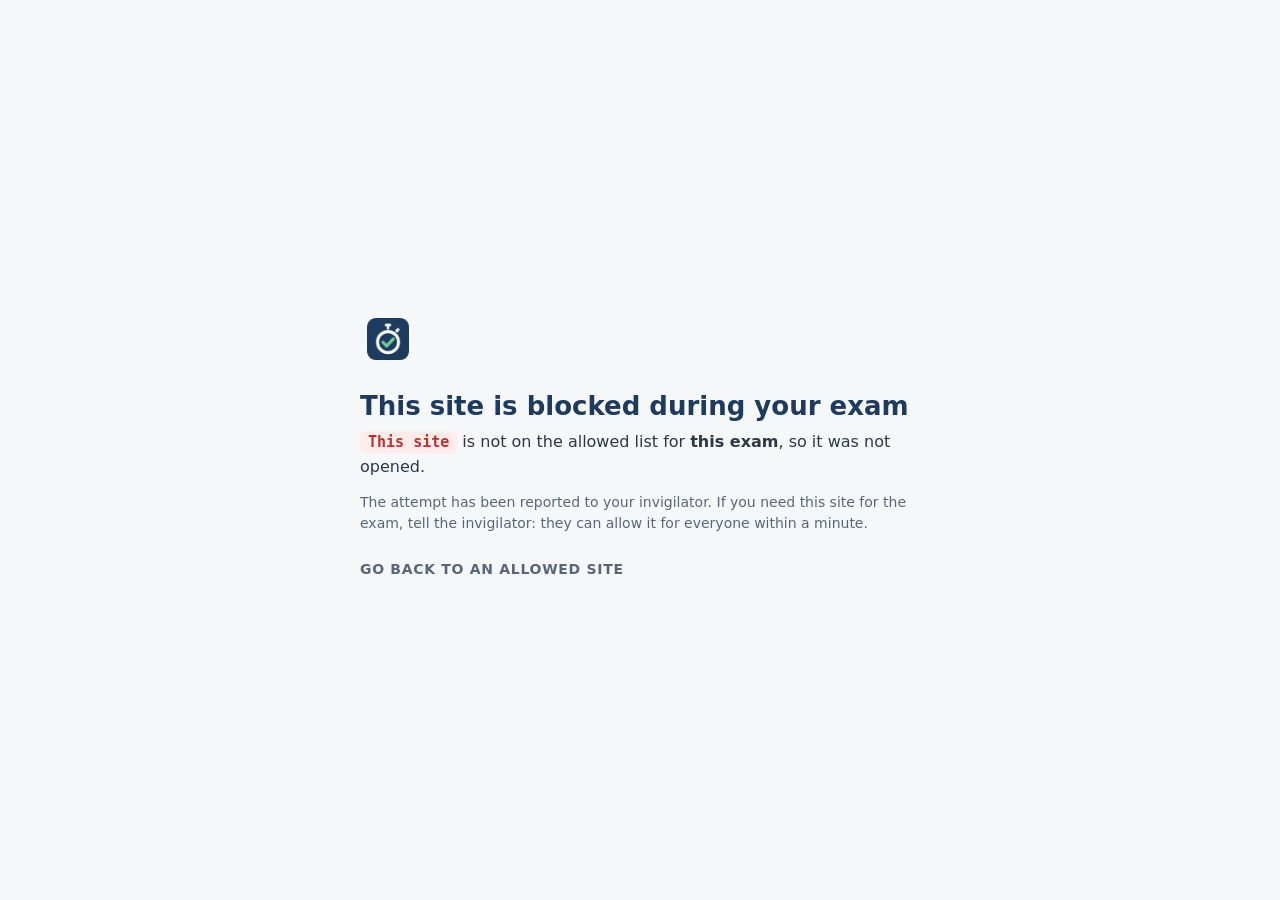
<file: extension/blocked.html>
<!doctype html>
<html lang="en">
<head>
<meta charset="utf-8">
<title>Site blocked during your exam</title>
<style>
  :root { --ink:#1f3a5f; --text:#2d3748; --muted:#5a6678; --line:#d5dbe3; --bg:#f6f7f9; --bad:#b83232; --bad-bg:#fdecea; }
  @media (prefers-color-scheme: dark) { :root { --ink:#8db4ea; --text:#e4e9f0; --muted:#98a4b3; --line:#2d3744; --bg:#12161d; --bad:#ff7a7a; --bad-bg:#3a1a1c; } }
  * { box-sizing: border-box; }
  body { margin: 0; min-height: 100vh; display: grid; place-items: center; padding: 24px 16px; background: var(--bg); color: var(--text);
         font: 16px/1.55 system-ui, -apple-system, "Segoe UI", Roboto, sans-serif; }
  main { max-width: 560px; width: 100%; }
  img { width: 56px; height: 56px; }
  h1 { font-size: 26px; line-height: 1.2; margin: 16px 0 8px; color: var(--ink); }
  .site { display: inline-block; font: 600 15px ui-monospace, Menlo, monospace; color: var(--bad); background: var(--bad-bg); padding: 2px 8px; border-radius: 6px; }
  p { margin: 0 0 12px; }
  h2 { font-size: 14px; text-transform: uppercase; letter-spacing: .05em; color: var(--muted); margin: 24px 0 8px; }
  #sites { display: flex; flex-direction: column; gap: 8px; }
  #sites a { display: block; padding: 10px 14px; border: 1px solid var(--line); border-radius: 8px; color: var(--ink); text-decoration: none; font-weight: 600; overflow-wrap: anywhere; }
  #sites a:hover, #sites a:focus-visible { border-color: var(--ink); outline: none; }
  .muted { color: var(--muted); font-size: 14px; }
</style>
</head>
<body>
<main>
  <img src="icons/icon128.png" alt="">
  <h1>This site is blocked during your exam</h1>
  <p><span class="site" id="site">This site</span> is not on the allowed list for <b id="exam">this exam</b>, so it was not opened.</p>
  <p class="muted">The attempt has been reported to your invigilator. If you need this site for the exam, tell the invigilator: they can allow it for everyone within a minute.</p>
  <h2>Go back to an allowed site</h2>
  <div id="sites"></div>
</main>
<script src="blocked.js"></script>
</body>
</html>
</file>
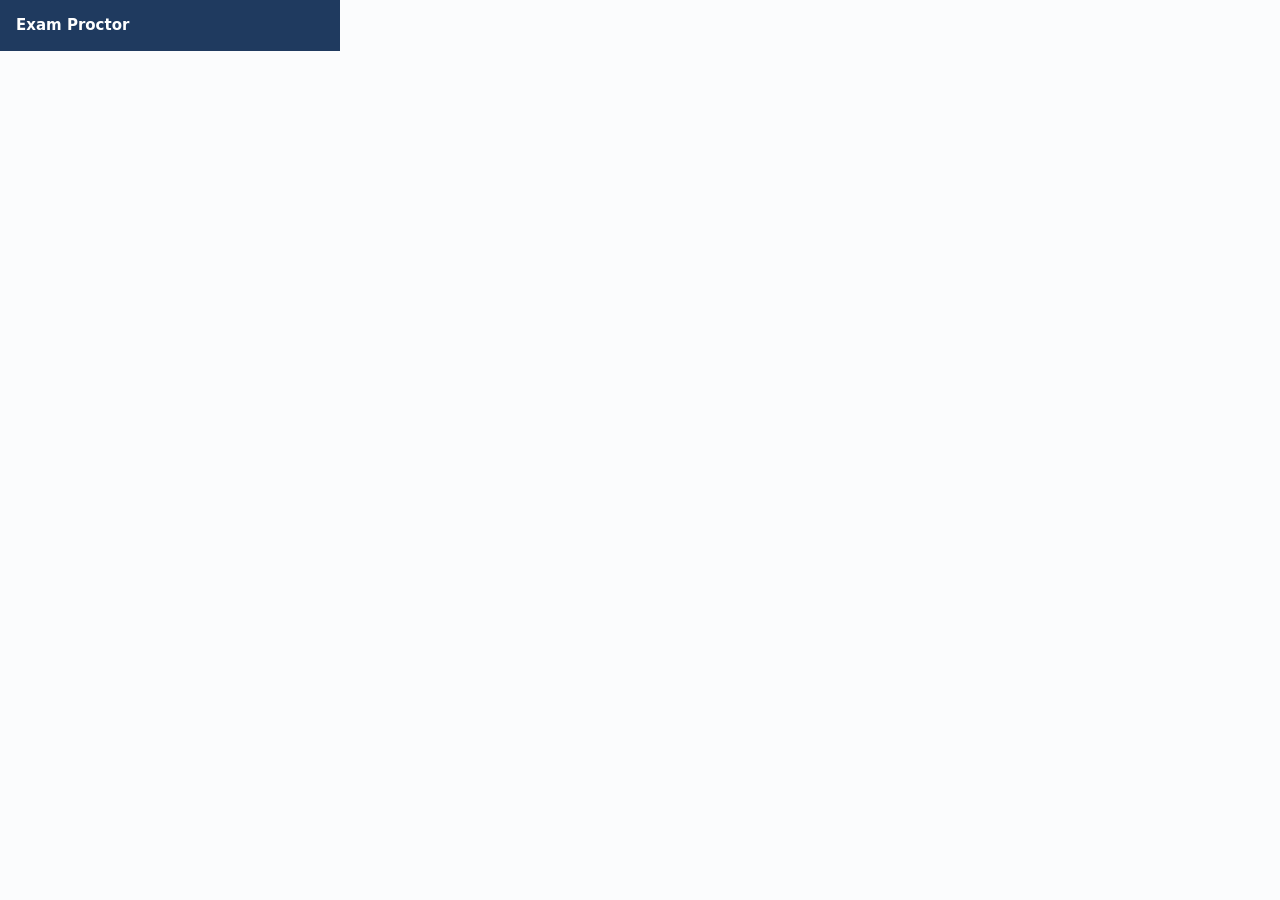
<file: extension/popup.html>
<!doctype html>
<html lang="en">
<head>
<meta charset="utf-8">
<title>Exam Proctor</title>
<style>
  :root { --ink:#1f3a5f; --text:#2d3748; --muted:#5a6678; --line:#d5dbe3; --bg:#fbfcfd;
          --ok:#2f7d4f; --wait:#9a6412; --err:#b83232; }
  * { box-sizing: border-box; }
  body { margin:0; width:340px; font:14px/1.5 system-ui, -apple-system, "Segoe UI", Roboto, sans-serif;
         color:var(--text); background:var(--bg); }
  header { background:var(--ink); color:#fff; padding:14px 16px; }
  header h1 { margin:0; font-size:15px; font-weight:600; }
  main { padding:14px 16px 16px; }
  .notice { font-size:12.5px; color:var(--muted); border-left:3px solid var(--line); padding-left:10px; margin:0 0 14px; }
  .notice p { margin:0 0 6px; }
  label { display:block; font-weight:600; font-size:13px; margin:10px 0 4px; }
  input[type=text] { width:100%; padding:8px 10px; border:1px solid var(--line); border-radius:6px; font:inherit; }
  input[type=text]:focus, button:focus-visible, input[type=checkbox]:focus-visible { outline:2px solid var(--ink); outline-offset:1px; }
  .consent { display:flex; gap:8px; align-items:flex-start; font-weight:400; font-size:13px; margin-top:12px; }
  .consent input { margin-top:3px; }
  button { margin-top:14px; width:100%; padding:9px; border:0; border-radius:6px; background:var(--ink);
           color:#fff; font:inherit; font-weight:600; cursor:pointer; }
  button:disabled { opacity:.45; cursor:not-allowed; }
  .error { color:var(--err); font-size:13px; margin-top:10px; min-height:1em; }
  .status { display:flex; align-items:center; gap:8px; font-weight:600; font-size:15px; margin-bottom:6px; }
  .dot { width:10px; height:10px; border-radius:50%; background:var(--wait); flex:none; }
  .running .dot { background:var(--ok); }
  .finished .dot { background:var(--muted); }
  .banner { border-radius:6px; padding:8px 10px; font-size:13px; font-weight:600; margin:8px 0 4px; }
  .banner.ok { background:#e6f4ea; color:var(--ok); }
  .banner.bad { background:#fdecea; color:var(--err); }
  dl { margin:10px 0 0; display:grid; grid-template-columns:auto 1fr; gap:4px 12px; font-size:13px; }
  dt { color:var(--muted); } dd { margin:0; overflow-wrap:anywhere; }
  h2 { font-size:13px; margin:14px 0 4px; color:var(--muted); font-weight:600; }
  ul { margin:0; padding-left:18px; font-size:13px; max-height:130px; overflow:auto; }
  .link { background:none; color:var(--ink); text-decoration:underline; padding:0; width:auto; font-weight:400; font-size:12.5px; }
  .block-note { font-size:12.5px; color:var(--muted); border-left:3px solid var(--ink); padding-left:8px; margin:6px 0 0; }
  [hidden] { display:none !important; }
</style>
</head>
<body>
<header><h1>Exam Proctor</h1></header>
<main>
  <section id="joinView" hidden>
    <div class="notice">
      <p>During the exam's start and end time only, this extension reports the website open in your active tab (address without search terms, and page title), other open tabs that are not allowed, and when you switch to another app or stop using the keyboard and mouse.</p>
      <p>Your instructor sets which sites are allowed. Visiting any other site, or leaving the browser, is flagged for review. The extension does not record keystrokes, page content, your screen, camera or microphone.</p>
    </div>
    <label for="code">Exam code</label>
    <input id="code" type="text" autocomplete="off" spellcheck="false" placeholder="Given by your instructor">
    <label for="roll">Roll number</label>
    <input id="roll" type="text" autocomplete="off" spellcheck="false">
    <label for="pin">Exam PIN</label>
    <input id="pin" type="text" autocomplete="off" maxlength="12" placeholder="Announced when the exam starts">
    <label class="consent"><input id="consent" type="checkbox"> I have read the notice above and agree to this monitoring for this exam.</label>
    <button id="joinBtn" disabled>Join exam</button>
    <div class="error" id="err" role="alert"></div>
  </section>

  <section id="statusView" hidden>
    <div class="status" id="statusLine"><span class="dot"></span><span id="statusText"></span></div>
    <div class="banner" id="banner" hidden></div>
    <p class="block-note" id="blockNote" hidden></p>
    <dl>
      <dt>Exam</dt><dd id="examName"></dd>
      <dt>Student</dt><dd id="student"></dd>
      <dt>Time</dt><dd id="examTime"></dd>
      <dt>Connection</dt><dd id="conn"></dd>
    </dl>
    <h2>Allowed sites</h2>
    <ul id="sites"></ul>
    <button class="link" id="resetBtn" hidden>Join a different exam</button>
    <div class="error" id="err2" role="alert"></div>
  </section>
</main>
<script type="module" src="popup.js"></script>
</body>
</html>
</file>
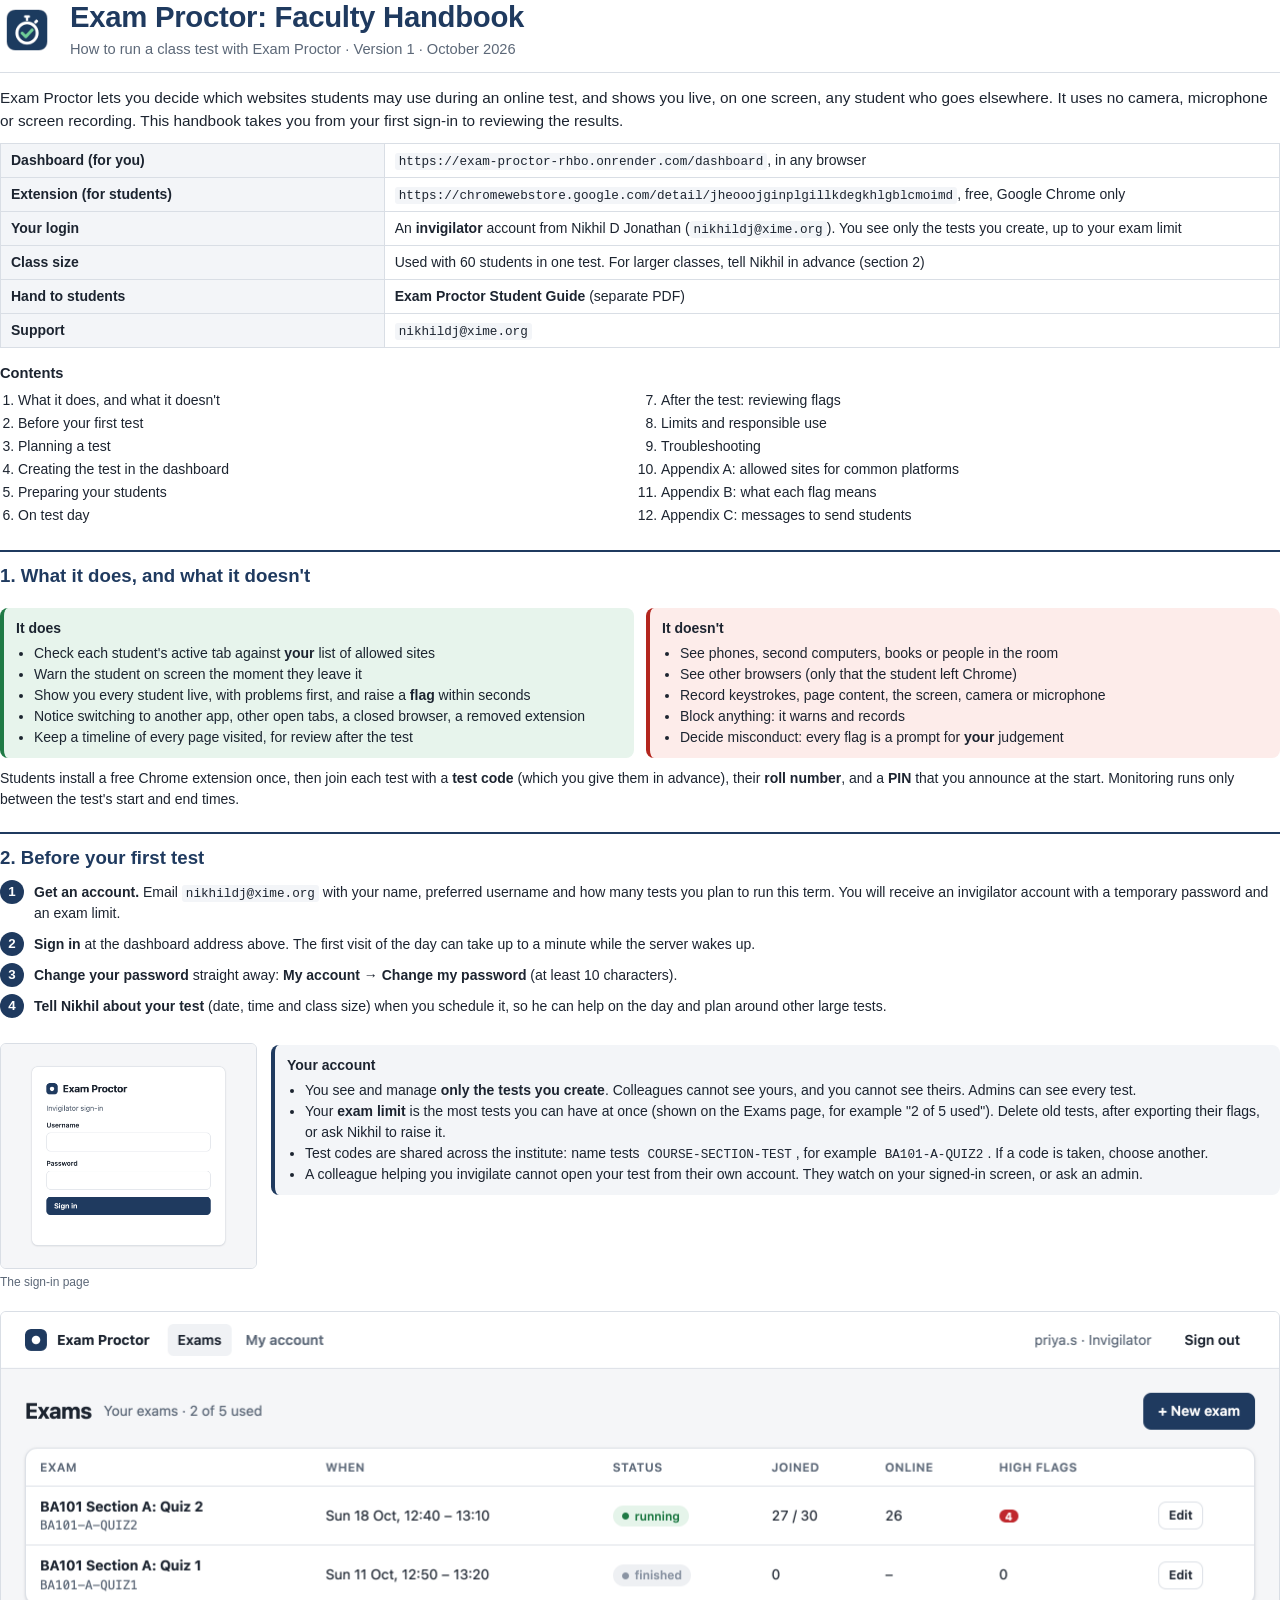
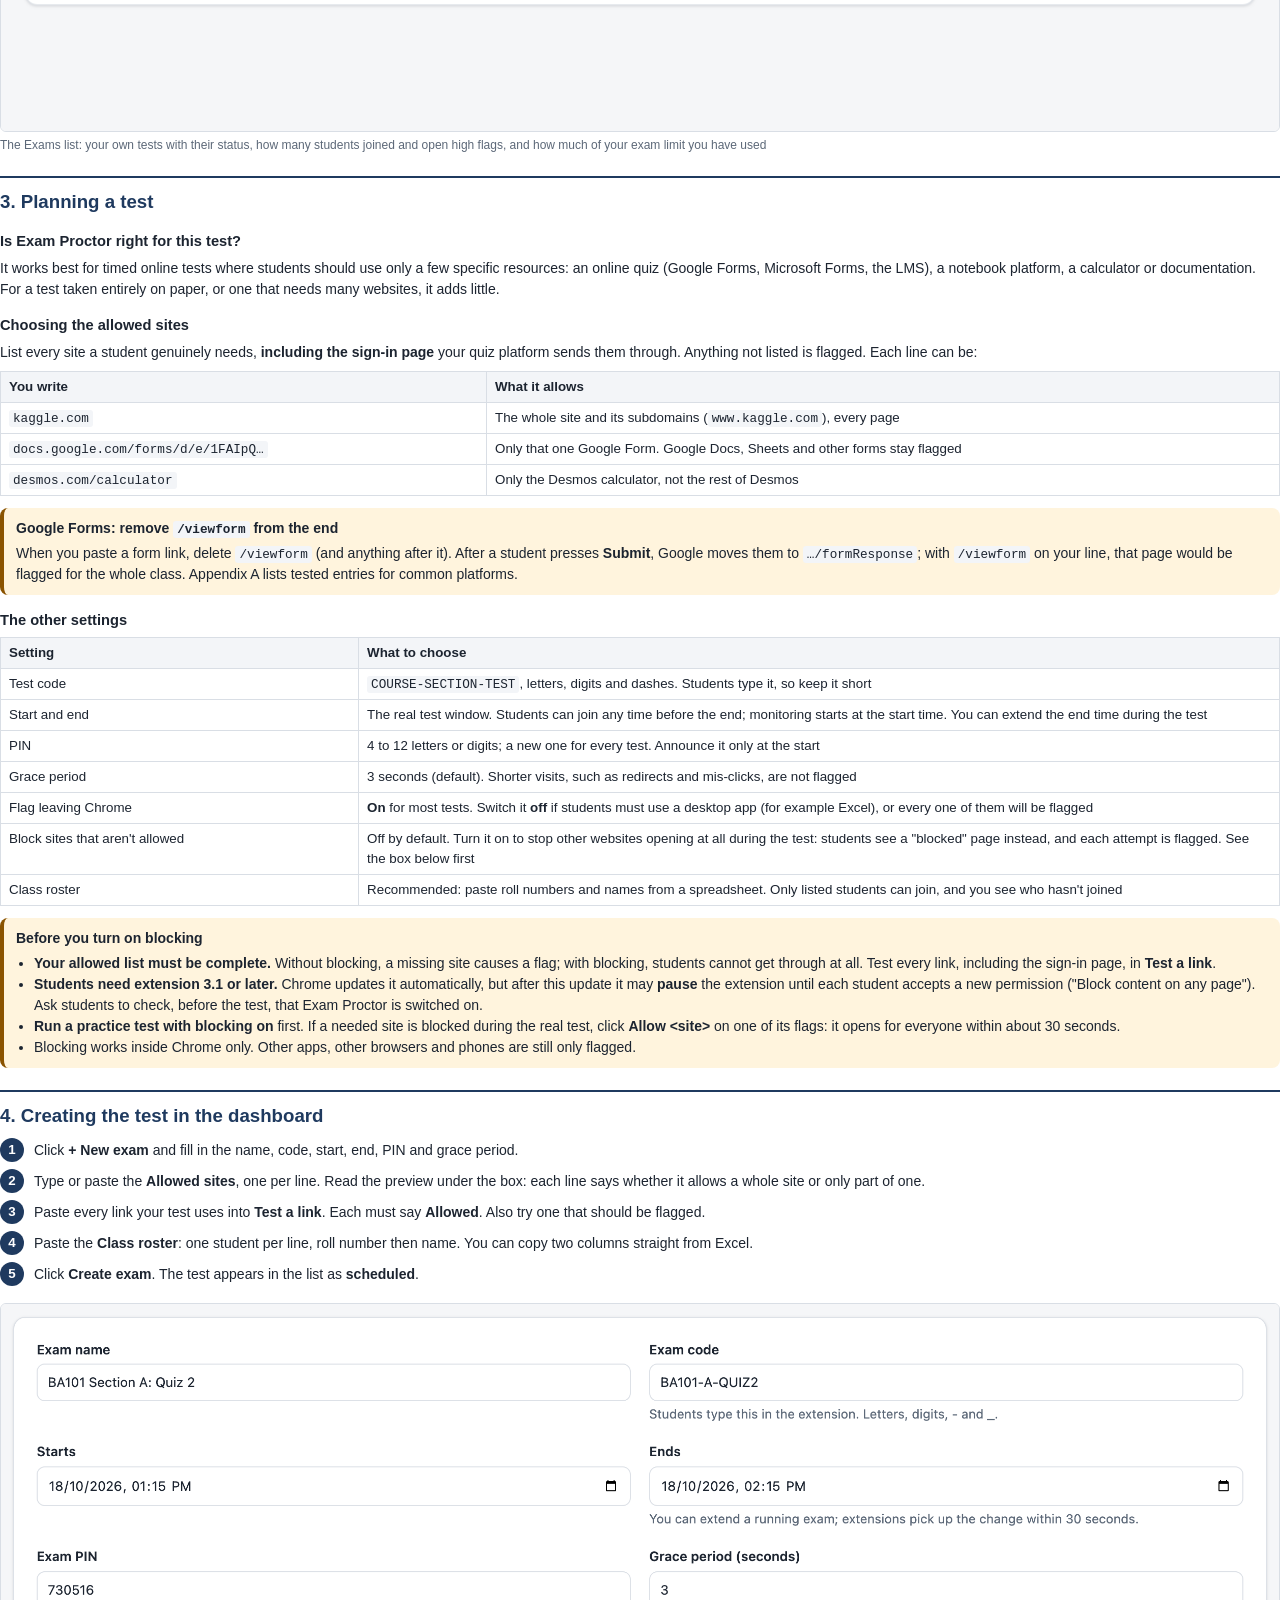
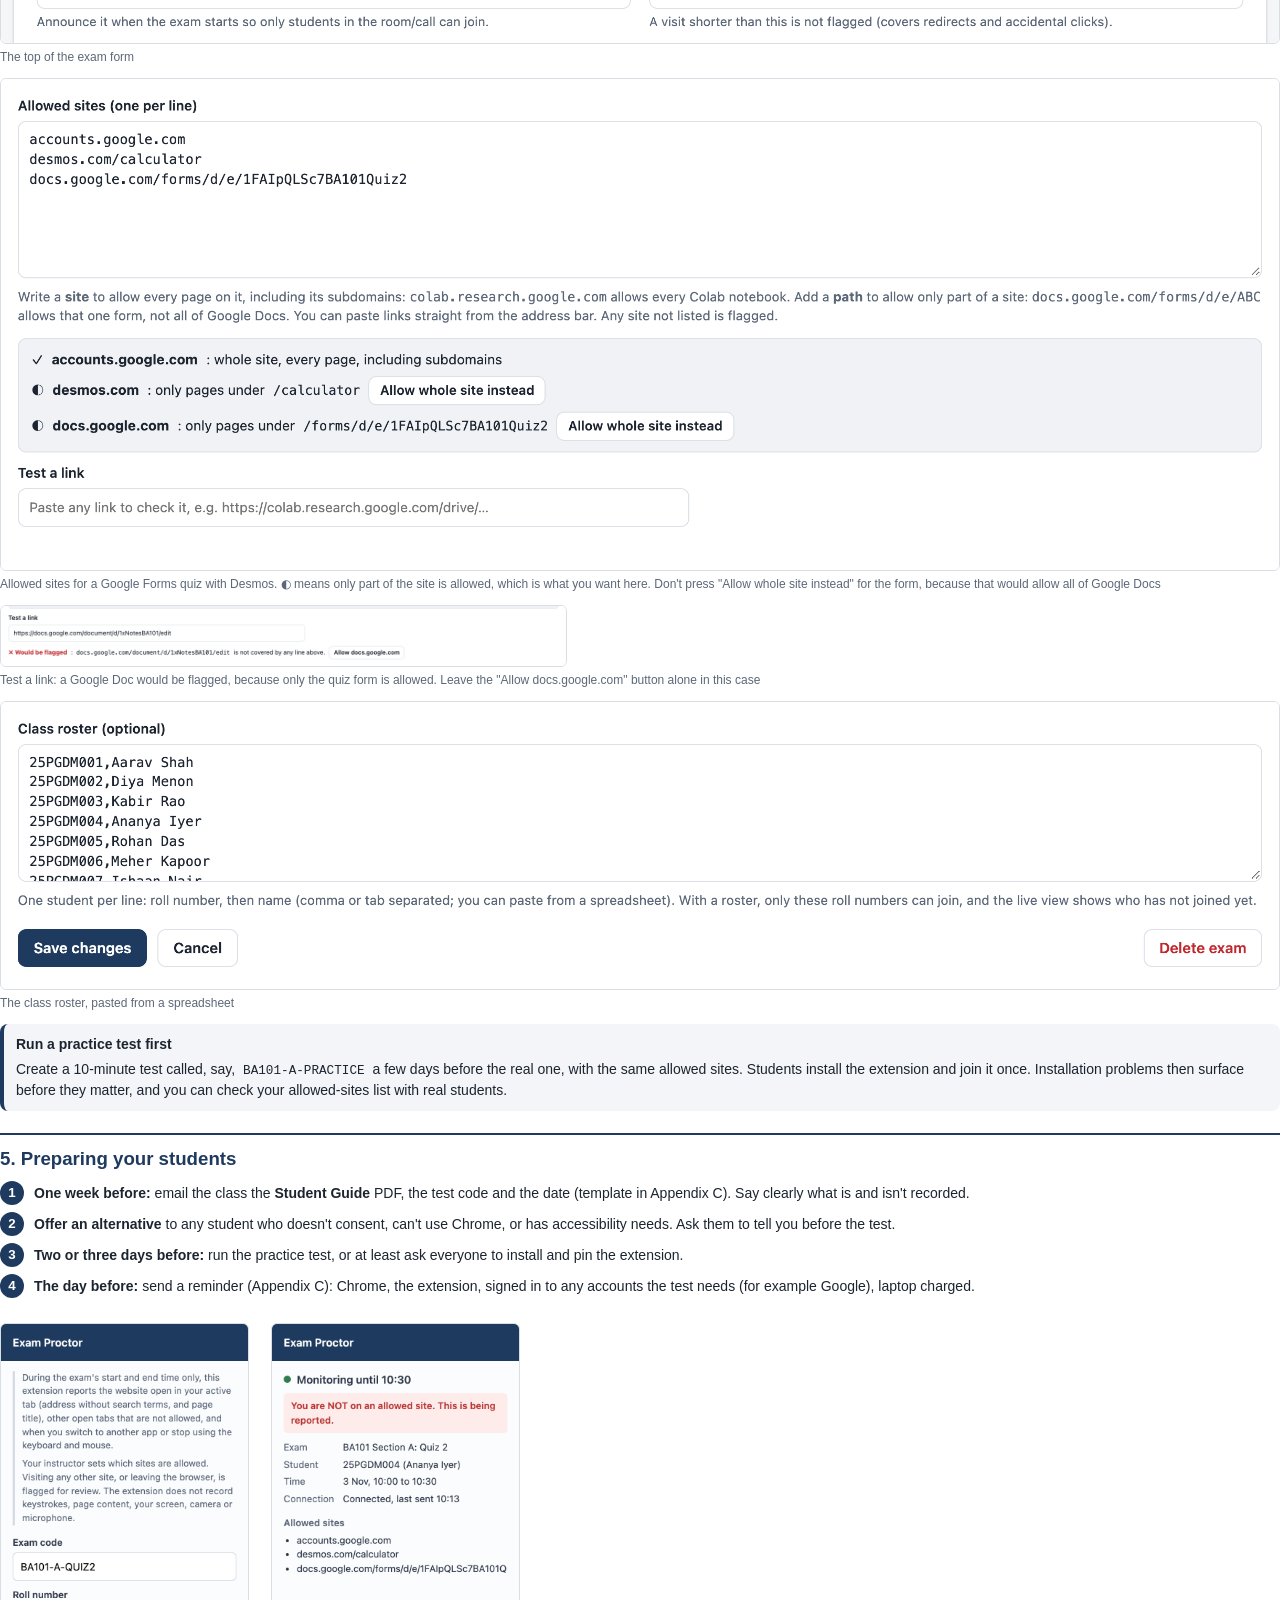
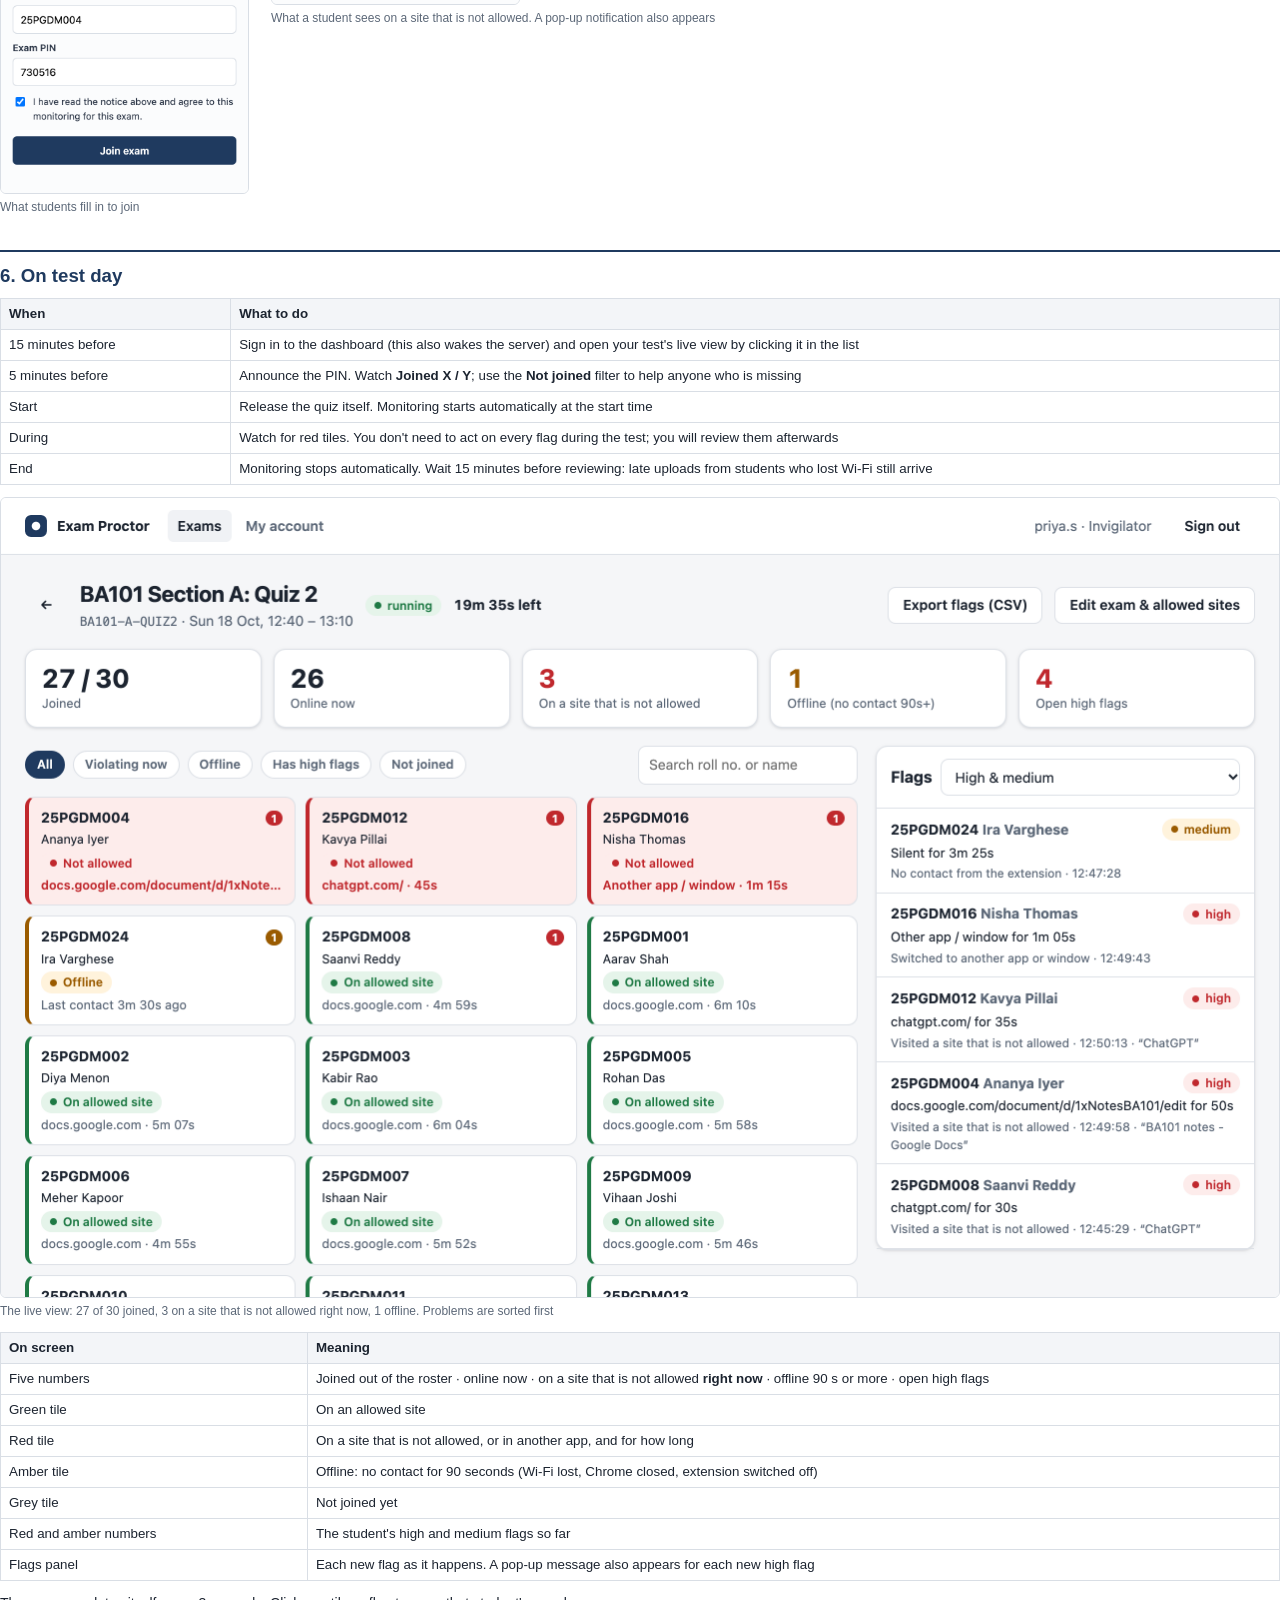
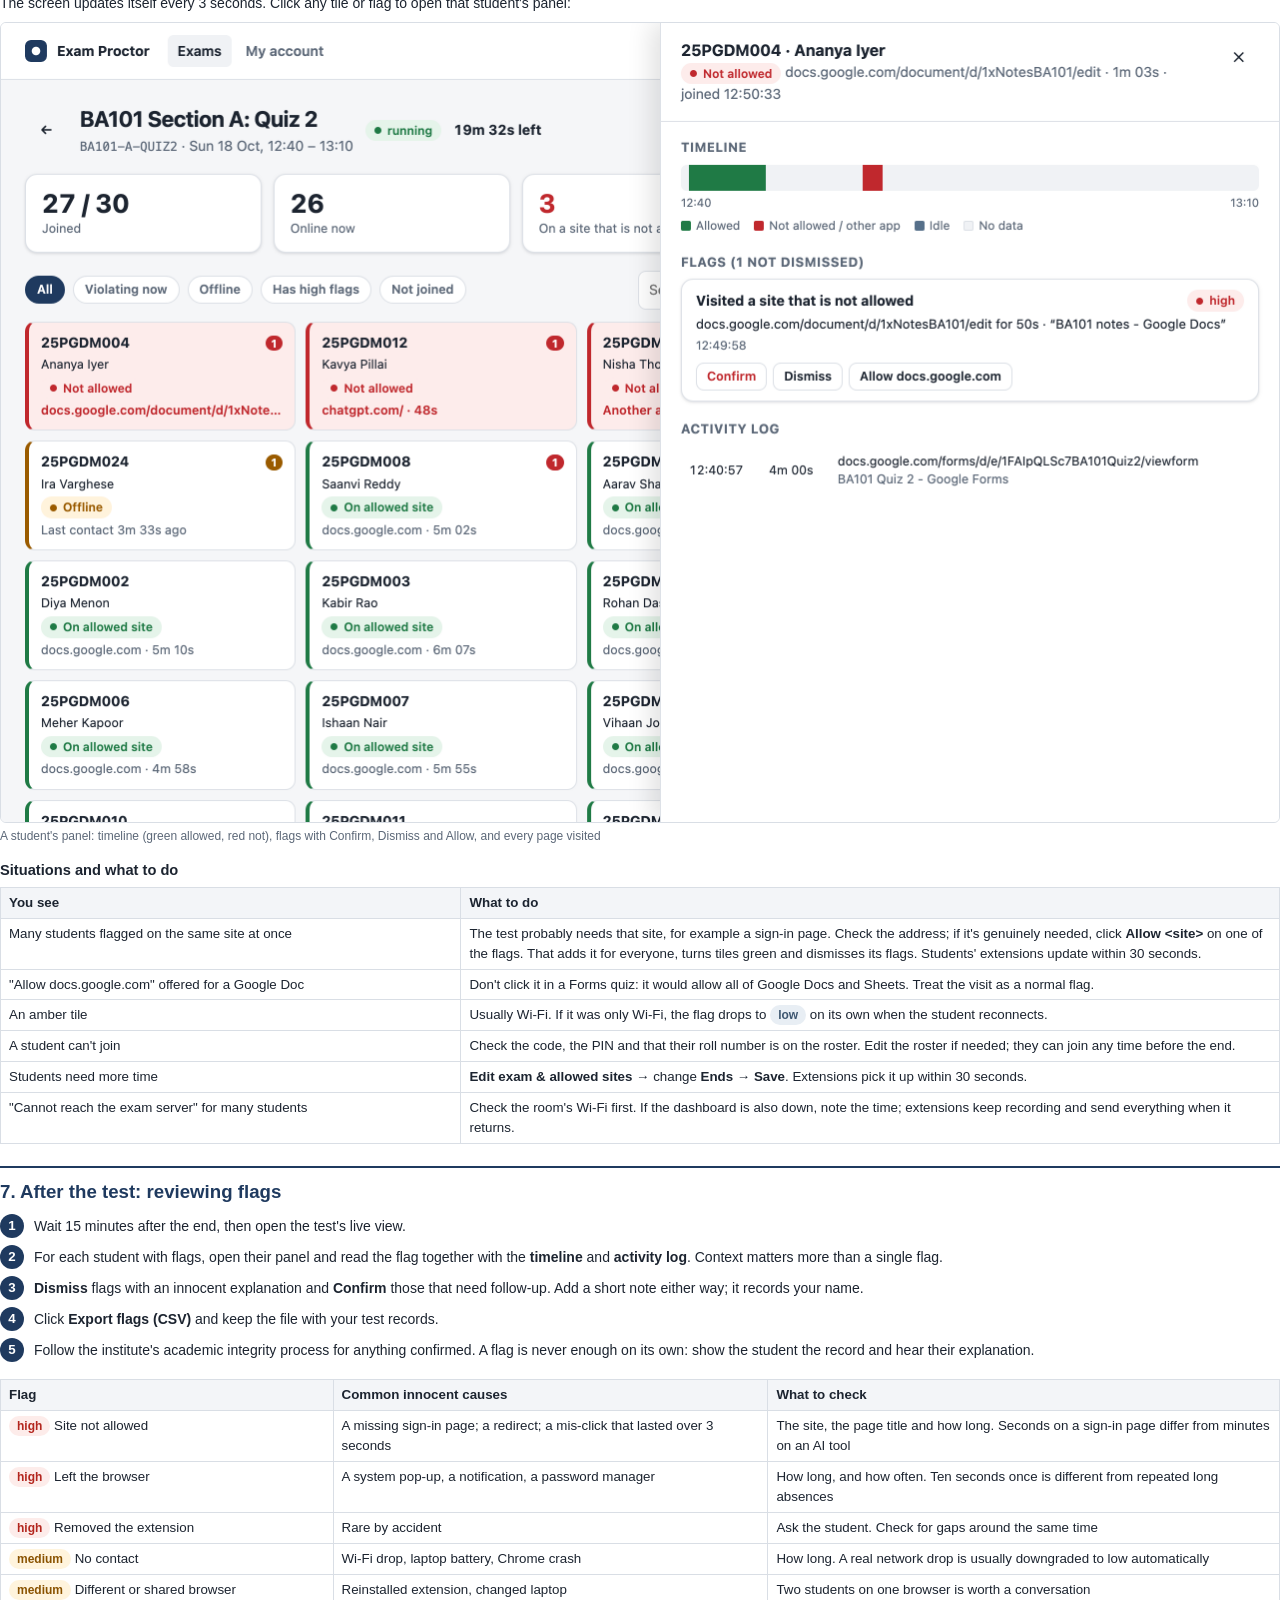
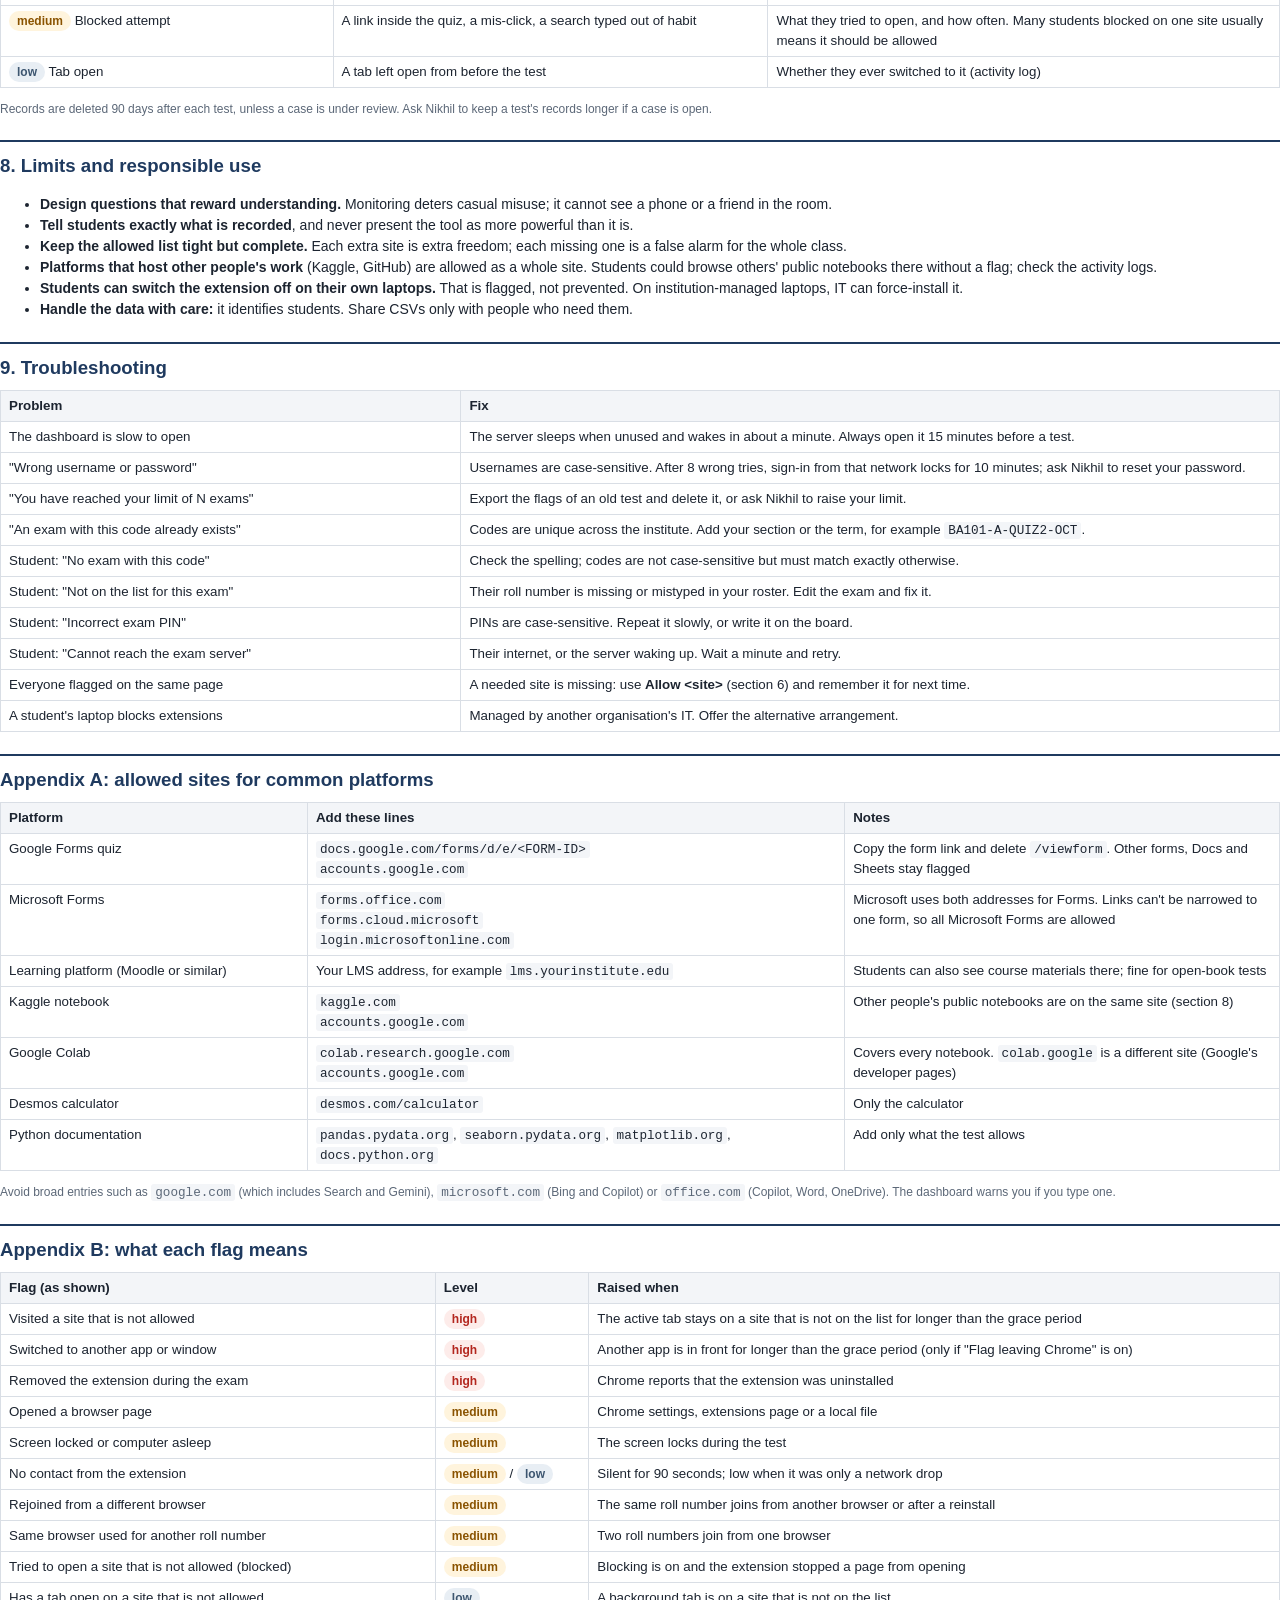
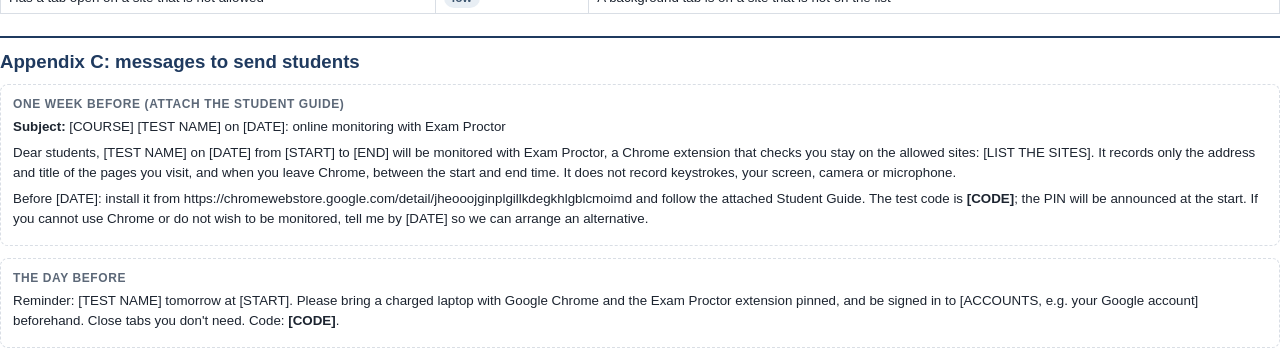
<file: handbook/src/faculty-handbook.html>
<!doctype html>
<html lang="en">
<head>
<meta charset="utf-8">
<title>Exam Proctor Faculty Handbook</title>
<link rel="stylesheet" href="manual.css">
<style>
  .toc { columns: 2; column-gap: 24px; padding-left: 18px; margin: 6px 0 4px; }
  .toc li { break-inside: avoid; margin-bottom: 2px; }
  .tpl { border: 1px dashed var(--line); border-radius: 8px; padding: 10px 12px; font-size: 10pt; background: #fff; break-inside: avoid; margin: 8px 0 12px; }
  .tpl .h { font-weight: 600; color: var(--muted); font-size: 9pt; text-transform: uppercase; letter-spacing: .05em; margin-bottom: 4px; }
  .tpl p { margin: 0 0 6px; }
  td code { white-space: nowrap; }
</style>
</head>
<body>

<div class="cover">
  <img src="img/icon.png" alt="">
  <div>
    <h1>Exam Proctor: Faculty Handbook</h1>
    <div class="sub">How to run a class test with Exam Proctor · Version 1 · October 2026</div>
  </div>
</div>

<p class="lead">Exam Proctor lets you decide which websites students may use during an online test, and shows you live, on one screen, any student who goes elsewhere. It uses no camera, microphone or screen recording. This handbook takes you from your first sign-in to reviewing the results.</p>

<table class="facts">
  <tr><td>Dashboard (for you)</td><td><code>https://exam-proctor-rhbo.onrender.com/dashboard</code>, in any browser</td></tr>
  <tr><td>Extension (for students)</td><td><code>https://chromewebstore.google.com/detail/jheooojginplgillkdegkhlgblcmoimd</code>, free, Google Chrome only</td></tr>
  <tr><td>Your login</td><td>An <b>invigilator</b> account from Nikhil D Jonathan (<code>nikhildj@xime.org</code>). You see only the tests you create, up to your exam limit</td></tr>
  <tr><td>Class size</td><td>Used with 60 students in one test. For larger classes, tell Nikhil in advance (section 2)</td></tr>
  <tr><td>Hand to students</td><td><b>Exam Proctor Student Guide</b> (separate PDF)</td></tr>
  <tr><td>Support</td><td><code>nikhildj@xime.org</code></td></tr>
</table>

<h3>Contents</h3>
<ol class="toc">
  <li>What it does, and what it doesn't</li>
  <li>Before your first test</li>
  <li>Planning a test</li>
  <li>Creating the test in the dashboard</li>
  <li>Preparing your students</li>
  <li>On test day</li>
  <li>After the test: reviewing flags</li>
  <li>Limits and responsible use</li>
  <li>Troubleshooting</li>
  <li>Appendix A: allowed sites for common platforms</li>
  <li>Appendix B: what each flag means</li>
  <li>Appendix C: messages to send students</li>
</ol>

<h2>1. What it does, and what it doesn't</h2>
<div class="two">
  <div class="box ok"><h4>It does</h4><ul>
    <li>Check each student's active tab against <b>your</b> list of allowed sites</li>
    <li>Warn the student on screen the moment they leave it</li>
    <li>Show you every student live, with problems first, and raise a <b>flag</b> within seconds</li>
    <li>Notice switching to another app, other open tabs, a closed browser, a removed extension</li>
    <li>Keep a timeline of every page visited, for review after the test</li>
  </ul></div>
  <div class="box bad"><h4>It doesn't</h4><ul>
    <li>See phones, second computers, books or people in the room</li>
    <li>See other browsers (only that the student left Chrome)</li>
    <li>Record keystrokes, page content, the screen, camera or microphone</li>
    <li>Block anything: it warns and records</li>
    <li>Decide misconduct: every flag is a prompt for <b>your</b> judgement</li>
  </ul></div>
</div>
<p>Students install a free Chrome extension once, then join each test with a <b>test code</b> (which you give them in advance), their <b>roll number</b>, and a <b>PIN</b> that you announce at the start. Monitoring runs only between the test's start and end times.</p>

<h2>2. Before your first test</h2>
<ol class="steps">
  <li><b>Get an account.</b> Email <code>nikhildj@xime.org</code> with your name, preferred username and how many tests you plan to run this term. You will receive an invigilator account with a temporary password and an exam limit.</li>
  <li><b>Sign in</b> at the dashboard address above. The first visit of the day can take up to a minute while the server wakes up.</li>
  <li><b>Change your password</b> straight away: <b>My account → Change my password</b> (at least 10 characters).</li>
  <li><b>Tell Nikhil about your test</b> (date, time and class size) when you schedule it, so he can help on the day and plan around other large tests.</li>
</ol>
<div class="side">
  <figure><img src="img/dash-login.png" alt="Sign-in page"><figcaption>The sign-in page</figcaption></figure>
  <div class="box tip"><h4>Your account</h4><ul>
    <li>You see and manage <b>only the tests you create</b>. Colleagues cannot see yours, and you cannot see theirs. Admins can see every test.</li>
    <li>Your <b>exam limit</b> is the most tests you can have at once (shown on the Exams page, for example "2 of 5 used"). Delete old tests, after exporting their flags, or ask Nikhil to raise it.</li>
    <li>Test codes are shared across the institute: name tests <code>COURSE-SECTION-TEST</code>, for example <code>BA101-A-QUIZ2</code>. If a code is taken, choose another.</li>
    <li>A colleague helping you invigilate cannot open your test from their own account. They watch on your signed-in screen, or ask an admin.</li>
  </ul></div>
</div>
<figure><img src="img/dash-exams.png" alt="Exams list"><figcaption>The Exams list: your own tests with their status, how many students joined and open high flags, and how much of your exam limit you have used</figcaption></figure>

<h2>3. Planning a test</h2>
<h3>Is Exam Proctor right for this test?</h3>
<p>It works best for timed online tests where students should use only a few specific resources: an online quiz (Google Forms, Microsoft Forms, the LMS), a notebook platform, a calculator or documentation. For a test taken entirely on paper, or one that needs many websites, it adds little.</p>

<h3>Choosing the allowed sites</h3>
<p>List every site a student genuinely needs, <b>including the sign-in page</b> your quiz platform sends them through. Anything not listed is flagged. Each line can be:</p>
<table class="grid">
  <thead><tr><th style="width:38%">You write</th><th>What it allows</th></tr></thead>
  <tr><td><code>kaggle.com</code></td><td>The whole site and its subdomains (<code>www.kaggle.com</code>), every page</td></tr>
  <tr><td><code>docs.google.com/forms/d/e/1FAIpQ…</code></td><td>Only that one Google Form. Google Docs, Sheets and other forms stay flagged</td></tr>
  <tr><td><code>desmos.com/calculator</code></td><td>Only the Desmos calculator, not the rest of Desmos</td></tr>
</table>
<div class="box warn"><h4>Google Forms: remove <code>/viewform</code> from the end</h4>
When you paste a form link, delete <code>/viewform</code> (and anything after it). After a student presses <b>Submit</b>, Google moves them to <code>…/formResponse</code>; with <code>/viewform</code> on your line, that page would be flagged for the whole class. Appendix A lists tested entries for common platforms.</div>

<h3>The other settings</h3>
<table class="grid">
  <thead><tr><th style="width:28%">Setting</th><th>What to choose</th></tr></thead>
  <tr><td>Test code</td><td><code>COURSE-SECTION-TEST</code>, letters, digits and dashes. Students type it, so keep it short</td></tr>
  <tr><td>Start and end</td><td>The real test window. Students can join any time before the end; monitoring starts at the start time. You can extend the end time during the test</td></tr>
  <tr><td>PIN</td><td>4 to 12 letters or digits; a new one for every test. Announce it only at the start</td></tr>
  <tr><td>Grace period</td><td>3 seconds (default). Shorter visits, such as redirects and mis-clicks, are not flagged</td></tr>
  <tr><td>Flag leaving Chrome</td><td><b>On</b> for most tests. Switch it <b>off</b> if students must use a desktop app (for example Excel), or every one of them will be flagged</td></tr>
  <tr><td>Block sites that aren't allowed</td><td>Off by default. Turn it on to stop other websites opening at all during the test: students see a "blocked" page instead, and each attempt is flagged. See the box below first</td></tr>
  <tr><td>Class roster</td><td>Recommended: paste roll numbers and names from a spreadsheet. Only listed students can join, and you see who hasn't joined</td></tr>
</table>

<div class="box warn"><h4>Before you turn on blocking</h4><ul>
  <li><b>Your allowed list must be complete.</b> Without blocking, a missing site causes a flag; with blocking, students cannot get through at all. Test every link, including the sign-in page, in <b>Test a link</b>.</li>
  <li><b>Students need extension 3.1 or later.</b> Chrome updates it automatically, but after this update it may <b>pause</b> the extension until each student accepts a new permission ("Block content on any page"). Ask students to check, before the test, that Exam Proctor is switched on.</li>
  <li><b>Run a practice test with blocking on</b> first. If a needed site is blocked during the real test, click <b>Allow &lt;site&gt;</b> on one of its flags: it opens for everyone within about 30 seconds.</li>
  <li>Blocking works inside Chrome only. Other apps, other browsers and phones are still only flagged.</li>
</ul></div>

<h2>4. Creating the test in the dashboard</h2>
<ol class="steps">
  <li>Click <b>+ New exam</b> and fill in the name, code, start, end, PIN and grace period.</li>
  <li>Type or paste the <b>Allowed sites</b>, one per line. Read the preview under the box: each line says whether it allows a whole site or only part of one.</li>
  <li>Paste every link your test uses into <b>Test a link</b>. Each must say <b>Allowed</b>. Also try one that should be flagged.</li>
  <li>Paste the <b>Class roster</b>: one student per line, roll number then name. You can copy two columns straight from Excel.</li>
  <li>Click <b>Create exam</b>. The test appears in the list as <b>scheduled</b>.</li>
</ol>
<figure><img src="img/dash-new-exam.png" alt="New exam form"><figcaption>The top of the exam form</figcaption></figure>
<figure><img src="img/dash-allowed-sites.png" alt="Allowed sites and preview"><figcaption>Allowed sites for a Google Forms quiz with Desmos. ◐ means only part of the site is allowed, which is what you want here. Don't press "Allow whole site instead" for the form, because that would allow all of Google Docs</figcaption></figure>
<figure><img src="img/dash-test-link.png" alt="Test a link" style="width:150mm"><figcaption>Test a link: a Google Doc would be flagged, because only the quiz form is allowed. Leave the "Allow docs.google.com" button alone in this case</figcaption></figure>
<figure><img src="img/dash-roster.png" alt="Class roster"><figcaption>The class roster, pasted from a spreadsheet</figcaption></figure>
<div class="box tip"><h4>Run a practice test first</h4>Create a 10-minute test called, say, <code>BA101-A-PRACTICE</code> a few days before the real one, with the same allowed sites. Students install the extension and join it once. Installation problems then surface before they matter, and you can check your allowed-sites list with real students.</div>

<h2>5. Preparing your students</h2>
<ol class="steps">
  <li><b>One week before:</b> email the class the <b>Student Guide</b> PDF, the test code and the date (template in Appendix C). Say clearly what is and isn't recorded.</li>
  <li><b>Offer an alternative</b> to any student who doesn't consent, can't use Chrome, or has accessibility needs. Ask them to tell you before the test.</li>
  <li><b>Two or three days before:</b> run the practice test, or at least ask everyone to install and pin the extension.</li>
  <li><b>The day before:</b> send a reminder (Appendix C): Chrome, the extension, signed in to any accounts the test needs (for example Google), laptop charged.</li>
</ol>
<div class="side">
  <figure class="popup"><img src="img/popup-join.png" alt="Join form"><figcaption>What students fill in to join</figcaption></figure>
  <div>
    <figure class="popup"><img src="img/popup-bad.png" alt="Student warning"><figcaption>What a student sees on a site that is not allowed. A pop-up notification also appears</figcaption></figure>
  </div>
</div>

<h2>6. On test day</h2>
<table class="grid">
  <thead><tr><th style="width:18%">When</th><th>What to do</th></tr></thead>
  <tr><td>15 minutes before</td><td>Sign in to the dashboard (this also wakes the server) and open your test's live view by clicking it in the list</td></tr>
  <tr><td>5 minutes before</td><td>Announce the PIN. Watch <b>Joined X / Y</b>; use the <b>Not joined</b> filter to help anyone who is missing</td></tr>
  <tr><td>Start</td><td>Release the quiz itself. Monitoring starts automatically at the start time</td></tr>
  <tr><td>During</td><td>Watch for red tiles. You don't need to act on every flag during the test; you will review them afterwards</td></tr>
  <tr><td>End</td><td>Monitoring stops automatically. Wait 15 minutes before reviewing: late uploads from students who lost Wi-Fi still arrive</td></tr>
</table>
<figure><img src="img/dash-live.png" alt="Live view"><figcaption>The live view: 27 of 30 joined, 3 on a site that is not allowed right now, 1 offline. Problems are sorted first</figcaption></figure>
<table class="grid">
  <thead><tr><th style="width:24%">On screen</th><th>Meaning</th></tr></thead>
  <tr><td>Five numbers</td><td>Joined out of the roster · online now · on a site that is not allowed <b>right now</b> · offline 90 s or more · open high flags</td></tr>
  <tr><td>Green tile</td><td>On an allowed site</td></tr>
  <tr><td>Red tile</td><td>On a site that is not allowed, or in another app, and for how long</td></tr>
  <tr><td>Amber tile</td><td>Offline: no contact for 90 seconds (Wi-Fi lost, Chrome closed, extension switched off)</td></tr>
  <tr><td>Grey tile</td><td>Not joined yet</td></tr>
  <tr><td>Red and amber numbers</td><td>The student's high and medium flags so far</td></tr>
  <tr><td>Flags panel</td><td>Each new flag as it happens. A pop-up message also appears for each new high flag</td></tr>
</table>
<p>The screen updates itself every 3 seconds. Click any tile or flag to open that student's panel:</p>
<figure><img src="img/dash-drawer.png" alt="Student panel"><figcaption>A student's panel: timeline (green allowed, red not), flags with Confirm, Dismiss and Allow, and every page visited</figcaption></figure>

<h3>Situations and what to do</h3>
<table class="grid">
  <thead><tr><th style="width:36%">You see</th><th>What to do</th></tr></thead>
  <tr><td>Many students flagged on the same site at once</td><td>The test probably needs that site, for example a sign-in page. Check the address; if it's genuinely needed, click <b>Allow &lt;site&gt;</b> on one of the flags. That adds it for everyone, turns tiles green and dismisses its flags. Students' extensions update within 30 seconds.</td></tr>
  <tr><td>"Allow docs.google.com" offered for a Google Doc</td><td>Don't click it in a Forms quiz: it would allow all of Google Docs and Sheets. Treat the visit as a normal flag.</td></tr>
  <tr><td>An amber tile</td><td>Usually Wi-Fi. If it was only Wi-Fi, the flag drops to <span class="pill low">low</span> on its own when the student reconnects.</td></tr>
  <tr><td>A student can't join</td><td>Check the code, the PIN and that their roll number is on the roster. Edit the roster if needed; they can join any time before the end.</td></tr>
  <tr><td>Students need more time</td><td><b>Edit exam &amp; allowed sites</b> → change <b>Ends</b> → <b>Save</b>. Extensions pick it up within 30 seconds.</td></tr>
  <tr><td>"Cannot reach the exam server" for many students</td><td>Check the room's Wi-Fi first. If the dashboard is also down, note the time; extensions keep recording and send everything when it returns.</td></tr>
</table>

<h2>7. After the test: reviewing flags</h2>
<ol class="steps">
  <li>Wait 15 minutes after the end, then open the test's live view.</li>
  <li>For each student with flags, open their panel and read the flag together with the <b>timeline</b> and <b>activity log</b>. Context matters more than a single flag.</li>
  <li><b>Dismiss</b> flags with an innocent explanation and <b>Confirm</b> those that need follow-up. Add a short note either way; it records your name.</li>
  <li>Click <b>Export flags (CSV)</b> and keep the file with your test records.</li>
  <li>Follow the institute's academic integrity process for anything confirmed. A flag is never enough on its own: show the student the record and hear their explanation.</li>
</ol>
<table class="grid">
  <thead><tr><th style="width:26%">Flag</th><th style="width:34%">Common innocent causes</th><th>What to check</th></tr></thead>
  <tr><td><span class="pill high">high</span> Site not allowed</td><td>A missing sign-in page; a redirect; a mis-click that lasted over 3 seconds</td><td>The site, the page title and how long. Seconds on a sign-in page differ from minutes on an AI tool</td></tr>
  <tr><td><span class="pill high">high</span> Left the browser</td><td>A system pop-up, a notification, a password manager</td><td>How long, and how often. Ten seconds once is different from repeated long absences</td></tr>
  <tr><td><span class="pill high">high</span> Removed the extension</td><td>Rare by accident</td><td>Ask the student. Check for gaps around the same time</td></tr>
  <tr><td><span class="pill med">medium</span> No contact</td><td>Wi-Fi drop, laptop battery, Chrome crash</td><td>How long. A real network drop is usually downgraded to low automatically</td></tr>
  <tr><td><span class="pill med">medium</span> Different or shared browser</td><td>Reinstalled extension, changed laptop</td><td>Two students on one browser is worth a conversation</td></tr>
  <tr><td><span class="pill med">medium</span> Blocked attempt</td><td>A link inside the quiz, a mis-click, a search typed out of habit</td><td>What they tried to open, and how often. Many students blocked on one site usually means it should be allowed</td></tr>
  <tr><td><span class="pill low">low</span> Tab open</td><td>A tab left open from before the test</td><td>Whether they ever switched to it (activity log)</td></tr>
</table>
<p class="small">Records are deleted 90 days after each test, unless a case is under review. Ask Nikhil to keep a test's records longer if a case is open.</p>

<h2>8. Limits and responsible use</h2>
<ul>
  <li><b>Design questions that reward understanding.</b> Monitoring deters casual misuse; it cannot see a phone or a friend in the room.</li>
  <li><b>Tell students exactly what is recorded</b>, and never present the tool as more powerful than it is.</li>
  <li><b>Keep the allowed list tight but complete.</b> Each extra site is extra freedom; each missing one is a false alarm for the whole class.</li>
  <li><b>Platforms that host other people's work</b> (Kaggle, GitHub) are allowed as a whole site. Students could browse others' public notebooks there without a flag; check the activity logs.</li>
  <li><b>Students can switch the extension off on their own laptops.</b> That is flagged, not prevented. On institution-managed laptops, IT can force-install it.</li>
  <li><b>Handle the data with care:</b> it identifies students. Share CSVs only with people who need them.</li>
</ul>

<h2>9. Troubleshooting</h2>
<table class="grid">
  <thead><tr><th style="width:36%">Problem</th><th>Fix</th></tr></thead>
  <tr><td>The dashboard is slow to open</td><td>The server sleeps when unused and wakes in about a minute. Always open it 15 minutes before a test.</td></tr>
  <tr><td>"Wrong username or password"</td><td>Usernames are case-sensitive. After 8 wrong tries, sign-in from that network locks for 10 minutes; ask Nikhil to reset your password.</td></tr>
  <tr><td>"You have reached your limit of N exams"</td><td>Export the flags of an old test and delete it, or ask Nikhil to raise your limit.</td></tr>
  <tr><td>"An exam with this code already exists"</td><td>Codes are unique across the institute. Add your section or the term, for example <code>BA101-A-QUIZ2-OCT</code>.</td></tr>
  <tr><td>Student: "No exam with this code"</td><td>Check the spelling; codes are not case-sensitive but must match exactly otherwise.</td></tr>
  <tr><td>Student: "Not on the list for this exam"</td><td>Their roll number is missing or mistyped in your roster. Edit the exam and fix it.</td></tr>
  <tr><td>Student: "Incorrect exam PIN"</td><td>PINs are case-sensitive. Repeat it slowly, or write it on the board.</td></tr>
  <tr><td>Student: "Cannot reach the exam server"</td><td>Their internet, or the server waking up. Wait a minute and retry.</td></tr>
  <tr><td>Everyone flagged on the same page</td><td>A needed site is missing: use <b>Allow &lt;site&gt;</b> (section 6) and remember it for next time.</td></tr>
  <tr><td>A student's laptop blocks extensions</td><td>Managed by another organisation's IT. Offer the alternative arrangement.</td></tr>
</table>

<h2>Appendix A: allowed sites for common platforms</h2>
<table class="grid">
  <thead><tr><th style="width:24%">Platform</th><th style="width:42%">Add these lines</th><th>Notes</th></tr></thead>
  <tr><td>Google Forms quiz</td><td><code>docs.google.com/forms/d/e/&lt;FORM-ID&gt;</code><br><code>accounts.google.com</code></td><td>Copy the form link and delete <code>/viewform</code>. Other forms, Docs and Sheets stay flagged</td></tr>
  <tr><td>Microsoft Forms</td><td><code>forms.office.com</code><br><code>forms.cloud.microsoft</code><br><code>login.microsoftonline.com</code></td><td>Microsoft uses both addresses for Forms. Links can't be narrowed to one form, so all Microsoft Forms are allowed</td></tr>
  <tr><td>Learning platform (Moodle or similar)</td><td>Your LMS address, for example <code>lms.yourinstitute.edu</code></td><td>Students can also see course materials there; fine for open-book tests</td></tr>
  <tr><td>Kaggle notebook</td><td><code>kaggle.com</code><br><code>accounts.google.com</code></td><td>Other people's public notebooks are on the same site (section 8)</td></tr>
  <tr><td>Google Colab</td><td><code>colab.research.google.com</code><br><code>accounts.google.com</code></td><td>Covers every notebook. <code>colab.google</code> is a different site (Google's developer pages)</td></tr>
  <tr><td>Desmos calculator</td><td><code>desmos.com/calculator</code></td><td>Only the calculator</td></tr>
  <tr><td>Python documentation</td><td><code>pandas.pydata.org</code>, <code>seaborn.pydata.org</code>, <code>matplotlib.org</code>, <code>docs.python.org</code></td><td>Add only what the test allows</td></tr>
</table>
<p class="small">Avoid broad entries such as <code>google.com</code> (which includes Search and Gemini), <code>microsoft.com</code> (Bing and Copilot) or <code>office.com</code> (Copilot, Word, OneDrive). The dashboard warns you if you type one.</p>

<h2>Appendix B: what each flag means</h2>
<table class="grid">
  <thead><tr><th style="width:34%">Flag (as shown)</th><th style="width:12%">Level</th><th>Raised when</th></tr></thead>
  <tr><td>Visited a site that is not allowed</td><td><span class="pill high">high</span></td><td>The active tab stays on a site that is not on the list for longer than the grace period</td></tr>
  <tr><td>Switched to another app or window</td><td><span class="pill high">high</span></td><td>Another app is in front for longer than the grace period (only if "Flag leaving Chrome" is on)</td></tr>
  <tr><td>Removed the extension during the exam</td><td><span class="pill high">high</span></td><td>Chrome reports that the extension was uninstalled</td></tr>
  <tr><td>Opened a browser page</td><td><span class="pill med">medium</span></td><td>Chrome settings, extensions page or a local file</td></tr>
  <tr><td>Screen locked or computer asleep</td><td><span class="pill med">medium</span></td><td>The screen locks during the test</td></tr>
  <tr><td>No contact from the extension</td><td><span class="pill med">medium</span> / <span class="pill low">low</span></td><td>Silent for 90 seconds; low when it was only a network drop</td></tr>
  <tr><td>Rejoined from a different browser</td><td><span class="pill med">medium</span></td><td>The same roll number joins from another browser or after a reinstall</td></tr>
  <tr><td>Same browser used for another roll number</td><td><span class="pill med">medium</span></td><td>Two roll numbers join from one browser</td></tr>
  <tr><td>Tried to open a site that is not allowed (blocked)</td><td><span class="pill med">medium</span></td><td>Blocking is on and the extension stopped a page from opening</td></tr>
  <tr><td>Has a tab open on a site that is not allowed</td><td><span class="pill low">low</span></td><td>A background tab is on a site that is not on the list</td></tr>
</table>

<h2>Appendix C: messages to send students</h2>
<div class="tpl"><div class="h">One week before (attach the Student Guide)</div>
<p><b>Subject:</b> [COURSE] [TEST NAME] on [DATE]: online monitoring with Exam Proctor</p>
<p>Dear students, [TEST NAME] on [DATE] from [START] to [END] will be monitored with Exam Proctor, a Chrome extension that checks you stay on the allowed sites: [LIST THE SITES]. It records only the address and title of the pages you visit, and when you leave Chrome, between the start and end time. It does not record keystrokes, your screen, camera or microphone.</p>
<p>Before [DATE]: install it from https://chromewebstore.google.com/detail/jheooojginplgillkdegkhlgblcmoimd and follow the attached Student Guide. The test code is <b>[CODE]</b>; the PIN will be announced at the start. If you cannot use Chrome or do not wish to be monitored, tell me by [DATE] so we can arrange an alternative.</p></div>
<div class="tpl"><div class="h">The day before</div>
<p>Reminder: [TEST NAME] tomorrow at [START]. Please bring a charged laptop with Google Chrome and the Exam Proctor extension pinned, and be signed in to [ACCOUNTS, e.g. your Google account] beforehand. Close tabs you don't need. Code: <b>[CODE]</b>.</p></div>

</body>
</html>
</file>
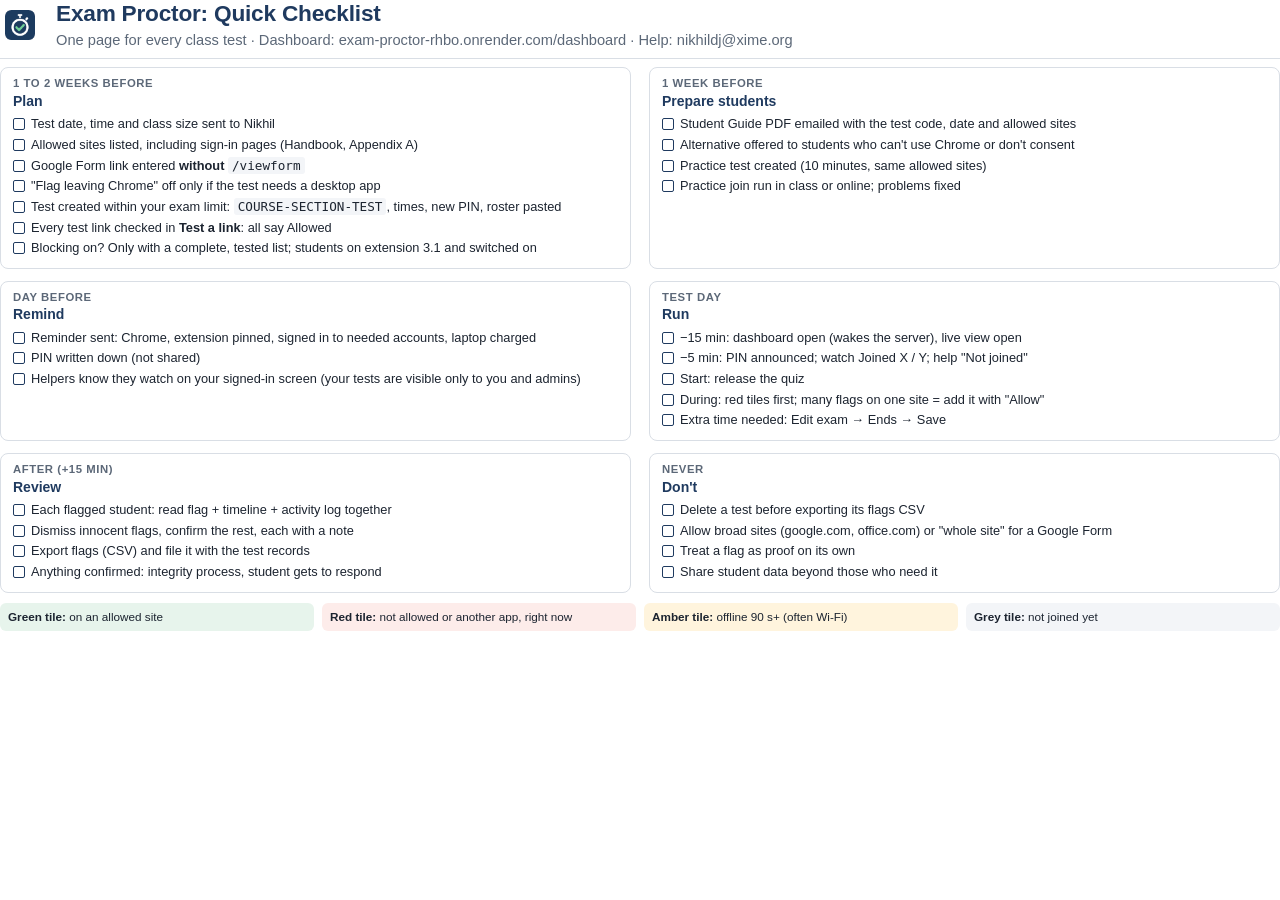
<file: handbook/src/quick-checklist.html>
<!doctype html>
<html lang="en">
<head>
<meta charset="utf-8">
<title>Exam Proctor: Quick Checklist</title>
<link rel="stylesheet" href="manual.css">
<style>
  @page { margin: 12mm 14mm 14mm; }
  body { font-size: 9.6pt; line-height: 1.38; }
  .cols { display: grid; grid-template-columns: 1fr 1fr; gap: 12px 18px; }
  .card { border: 1px solid var(--line); border-radius: 8px; padding: 8px 12px; break-inside: avoid; }
  .card h3 { margin: 0 0 4px; font-size: 10.5pt; color: var(--ink); }
  .card .when { font-size: 8.5pt; color: var(--muted); font-weight: 600; text-transform: uppercase; letter-spacing: .05em; }
  ul.check { list-style: none; padding: 0; margin: 4px 0 0; }
  ul.check li { padding-left: 18px; position: relative; margin-bottom: 3px; }
  ul.check li::before { content: ""; position: absolute; left: 0; top: 3px; width: 10px; height: 10px; border: 1.3px solid var(--ink); border-radius: 2px; }
  .cover { margin-bottom: 8px; padding-bottom: 8px; }
  .cover img { width: 40px; height: 40px; }
  h1 { font-size: 17pt; }
  .strip { display: grid; grid-template-columns: repeat(4, 1fr); gap: 8px; margin: 10px 0 0; font-size: 8.8pt; }
  .strip div { border-radius: 6px; padding: 6px 8px; }
</style>
</head>
<body>
<div class="cover">
  <img src="img/icon.png" alt="">
  <div>
    <h1>Exam Proctor: Quick Checklist</h1>
    <div class="sub">One page for every class test · Dashboard: exam-proctor-rhbo.onrender.com/dashboard · Help: nikhildj@xime.org</div>
  </div>
</div>

<div class="cols">
  <div class="card"><div class="when">1 to 2 weeks before</div><h3>Plan</h3><ul class="check">
    <li>Test date, time and class size sent to Nikhil</li>
    <li>Allowed sites listed, including sign-in pages (Handbook, Appendix A)</li>
    <li>Google Form link entered <b>without</b> <code>/viewform</code></li>
    <li>"Flag leaving Chrome" off only if the test needs a desktop app</li>
    <li>Test created within your exam limit: <code>COURSE-SECTION-TEST</code>, times, new PIN, roster pasted</li>
    <li>Every test link checked in <b>Test a link</b>: all say Allowed</li>
    <li>Blocking on? Only with a complete, tested list; students on extension 3.1 and switched on</li>
  </ul></div>
  <div class="card"><div class="when">1 week before</div><h3>Prepare students</h3><ul class="check">
    <li>Student Guide PDF emailed with the test code, date and allowed sites</li>
    <li>Alternative offered to students who can't use Chrome or don't consent</li>
    <li>Practice test created (10 minutes, same allowed sites)</li>
    <li>Practice join run in class or online; problems fixed</li>
  </ul></div>
  <div class="card"><div class="when">Day before</div><h3>Remind</h3><ul class="check">
    <li>Reminder sent: Chrome, extension pinned, signed in to needed accounts, laptop charged</li>
    <li>PIN written down (not shared)</li>
    <li>Helpers know they watch on your signed-in screen (your tests are visible only to you and admins)</li>
  </ul></div>
  <div class="card"><div class="when">Test day</div><h3>Run</h3><ul class="check">
    <li>−15 min: dashboard open (wakes the server), live view open</li>
    <li>−5 min: PIN announced; watch Joined X / Y; help "Not joined"</li>
    <li>Start: release the quiz</li>
    <li>During: red tiles first; many flags on one site = add it with "Allow"</li>
    <li>Extra time needed: Edit exam → Ends → Save</li>
  </ul></div>
  <div class="card"><div class="when">After (+15 min)</div><h3>Review</h3><ul class="check">
    <li>Each flagged student: read flag + timeline + activity log together</li>
    <li>Dismiss innocent flags, confirm the rest, each with a note</li>
    <li>Export flags (CSV) and file it with the test records</li>
    <li>Anything confirmed: integrity process, student gets to respond</li>
  </ul></div>
  <div class="card"><div class="when">Never</div><h3>Don't</h3><ul class="check">
    <li>Delete a test before exporting its flags CSV</li>
    <li>Allow broad sites (google.com, office.com) or "whole site" for a Google Form</li>
    <li>Treat a flag as proof on its own</li>
    <li>Share student data beyond those who need it</li>
  </ul></div>
</div>

<div class="strip">
  <div style="background:var(--ok-bg)"><b>Green tile:</b> on an allowed site</div>
  <div style="background:var(--bad-bg)"><b>Red tile:</b> not allowed or another app, right now</div>
  <div style="background:var(--warn-bg)"><b>Amber tile:</b> offline 90 s+ (often Wi-Fi)</div>
  <div style="background:var(--soft)"><b>Grey tile:</b> not joined yet</div>
</div>
</body>
</html>
</file>
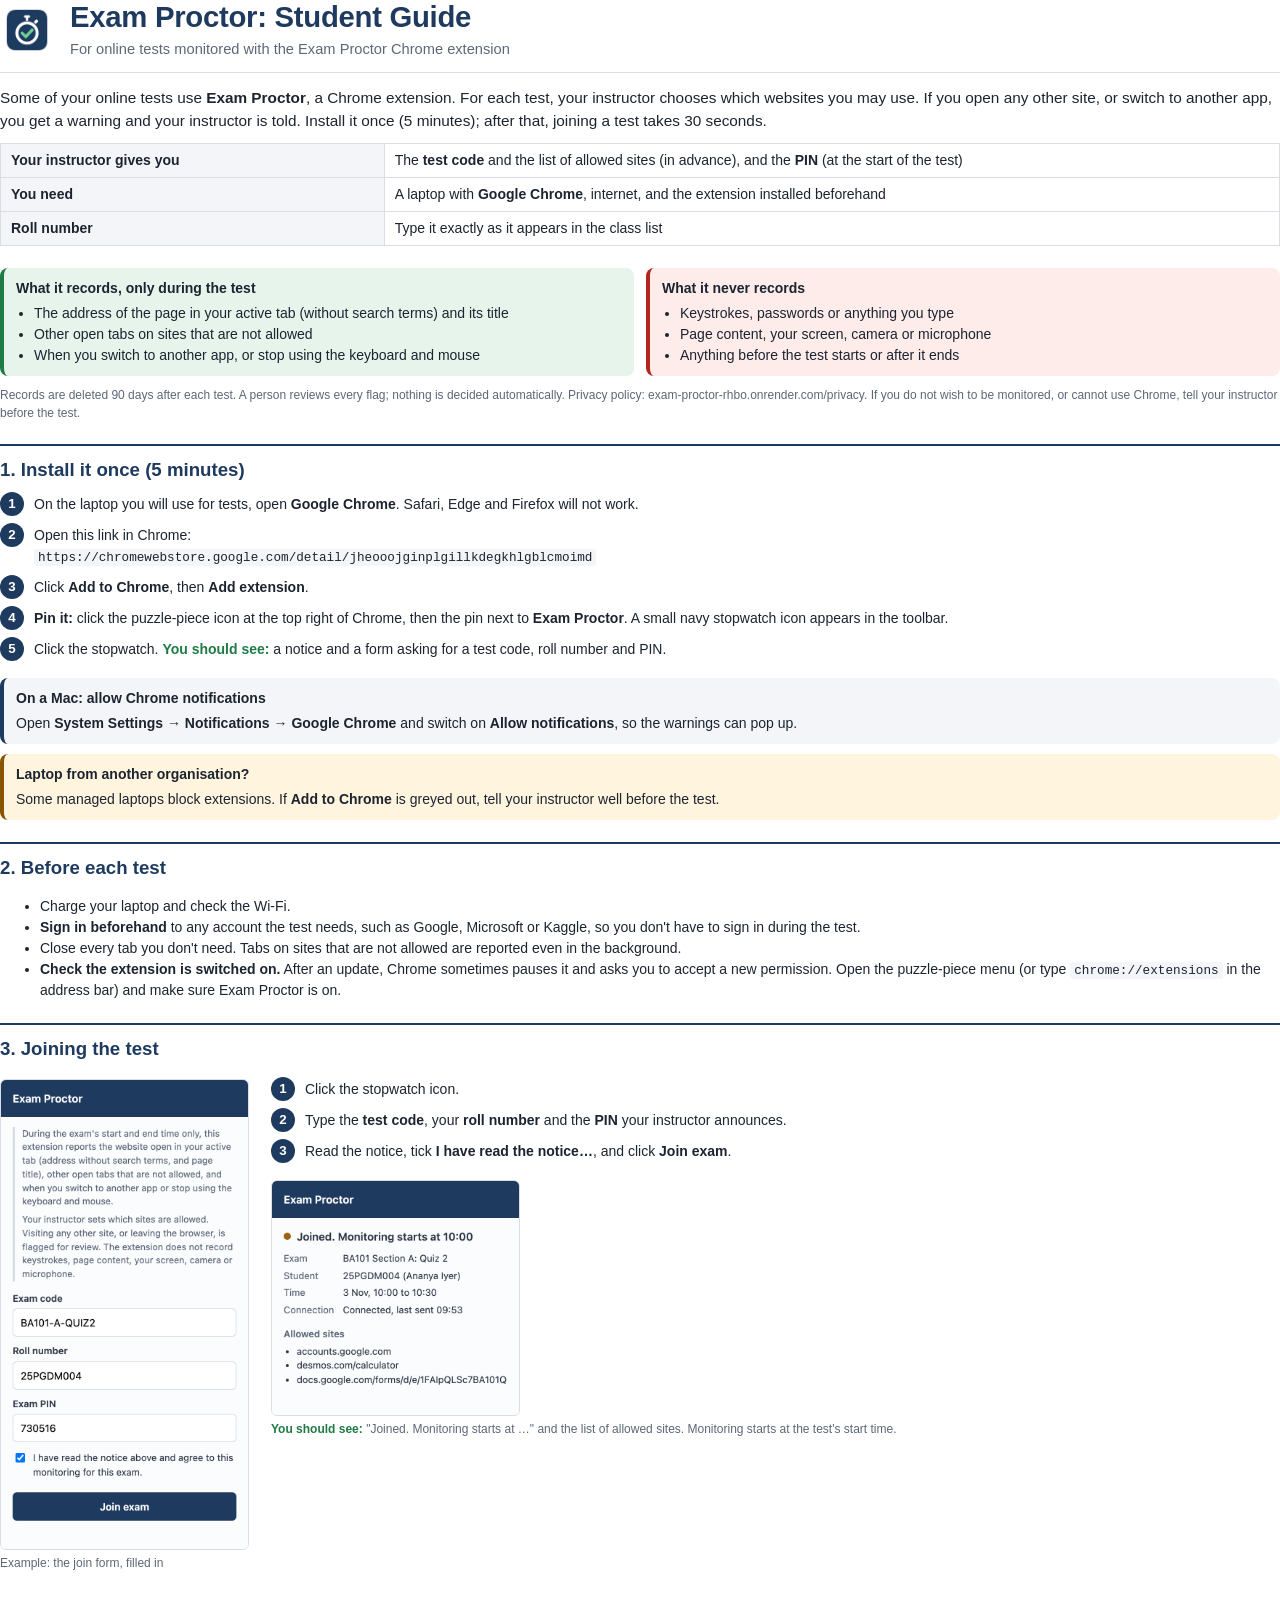
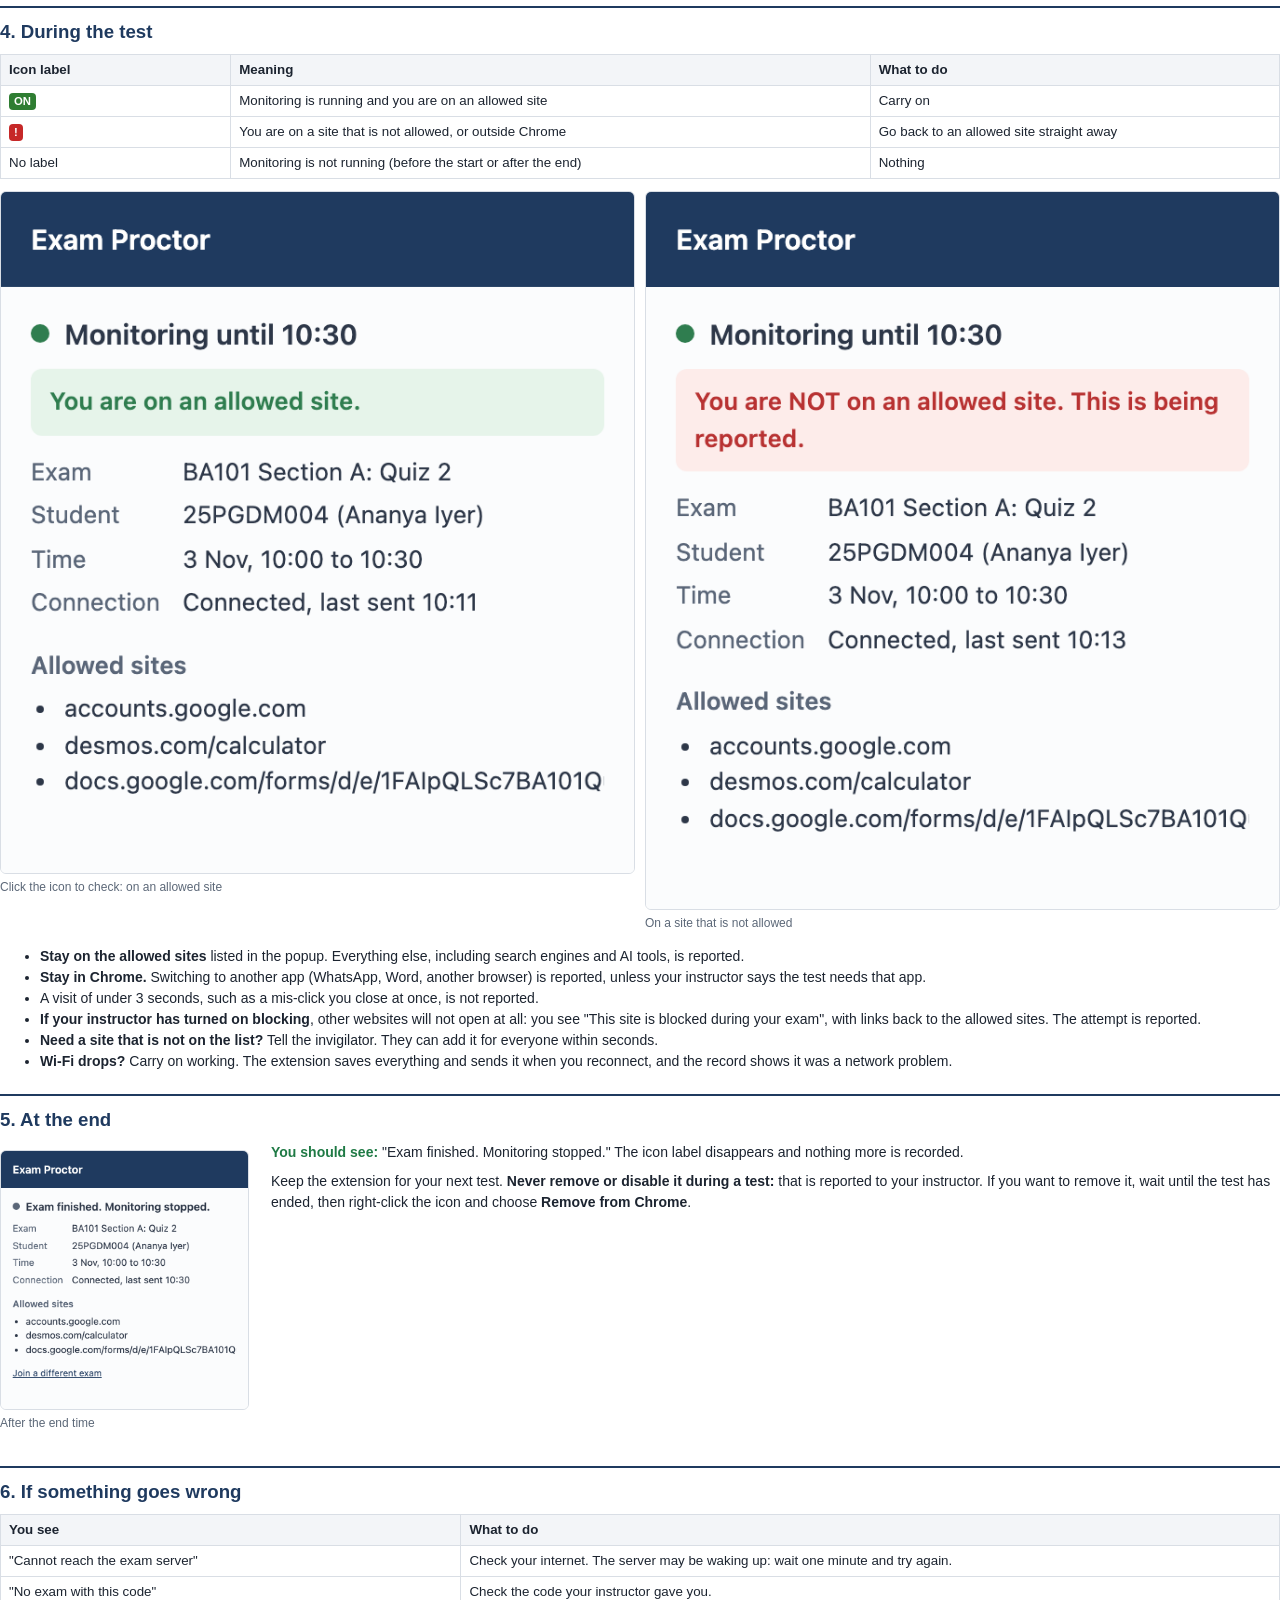
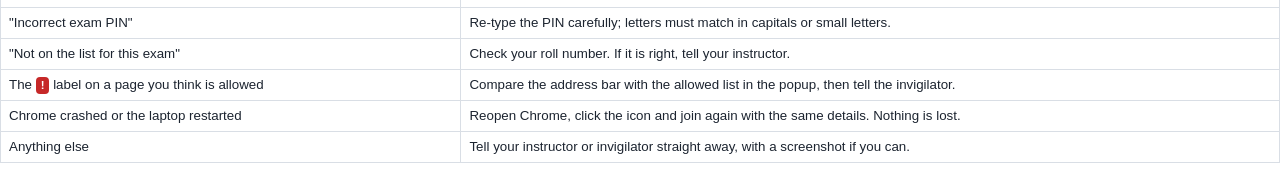
<file: handbook/src/student-guide.html>
<!doctype html>
<html lang="en">
<head>
<meta charset="utf-8">
<title>Exam Proctor: Student Guide</title>
<link rel="stylesheet" href="manual.css">
</head>
<body>

<div class="cover">
  <img src="img/icon.png" alt="">
  <div>
    <h1>Exam Proctor: Student Guide</h1>
    <div class="sub">For online tests monitored with the Exam Proctor Chrome extension</div>
  </div>
</div>

<p class="lead">Some of your online tests use <b>Exam Proctor</b>, a Chrome extension. For each test, your instructor chooses which websites you may use. If you open any other site, or switch to another app, you get a warning and your instructor is told. Install it once (5 minutes); after that, joining a test takes 30 seconds.</p>

<table class="facts">
  <tr><td>Your instructor gives you</td><td>The <b>test code</b> and the list of allowed sites (in advance), and the <b>PIN</b> (at the start of the test)</td></tr>
  <tr><td>You need</td><td>A laptop with <b>Google Chrome</b>, internet, and the extension installed beforehand</td></tr>
  <tr><td>Roll number</td><td>Type it exactly as it appears in the class list</td></tr>
</table>

<div class="two">
  <div class="box ok"><h4>What it records, only during the test</h4><ul>
    <li>The address of the page in your active tab (without search terms) and its title</li>
    <li>Other open tabs on sites that are not allowed</li>
    <li>When you switch to another app, or stop using the keyboard and mouse</li>
  </ul></div>
  <div class="box bad"><h4>What it never records</h4><ul>
    <li>Keystrokes, passwords or anything you type</li>
    <li>Page content, your screen, camera or microphone</li>
    <li>Anything before the test starts or after it ends</li>
  </ul></div>
</div>
<p class="small">Records are deleted 90 days after each test. A person reviews every flag; nothing is decided automatically. Privacy policy: exam-proctor-rhbo.onrender.com/privacy. If you do not wish to be monitored, or cannot use Chrome, tell your instructor before the test.</p>

<h2>1. Install it once (5 minutes)</h2>
<ol class="steps">
  <li>On the laptop you will use for tests, open <b>Google Chrome</b>. Safari, Edge and Firefox will not work.</li>
  <li>Open this link in Chrome:<br><code>https://chromewebstore.google.com/detail/jheooojginplgillkdegkhlgblcmoimd</code></li>
  <li>Click <b>Add to Chrome</b>, then <b>Add extension</b>.</li>
  <li><b>Pin it:</b> click the puzzle-piece icon at the top right of Chrome, then the pin next to <b>Exam Proctor</b>. A small navy stopwatch icon appears in the toolbar.</li>
  <li>Click the stopwatch. <span class="see">You should see:</span> a notice and a form asking for a test code, roll number and PIN.</li>
</ol>
<div class="box tip"><h4>On a Mac: allow Chrome notifications</h4>Open <b>System Settings → Notifications → Google Chrome</b> and switch on <b>Allow notifications</b>, so the warnings can pop up.</div>
<div class="box warn"><h4>Laptop from another organisation?</h4>Some managed laptops block extensions. If <b>Add to Chrome</b> is greyed out, tell your instructor well before the test.</div>

<h2>2. Before each test</h2>
<ul>
  <li>Charge your laptop and check the Wi-Fi.</li>
  <li><b>Sign in beforehand</b> to any account the test needs, such as Google, Microsoft or Kaggle, so you don't have to sign in during the test.</li>
  <li>Close every tab you don't need. Tabs on sites that are not allowed are reported even in the background.</li>
  <li><b>Check the extension is switched on.</b> After an update, Chrome sometimes pauses it and asks you to accept a new permission. Open the puzzle-piece menu (or type <code>chrome://extensions</code> in the address bar) and make sure Exam Proctor is on.</li>
</ul>

<h2>3. Joining the test</h2>
<div class="side">
  <figure class="popup"><img src="img/popup-join.png" alt="Join form"><figcaption>Example: the join form, filled in</figcaption></figure>
  <div>
    <ol class="steps">
      <li>Click the stopwatch icon.</li>
      <li>Type the <b>test code</b>, your <b>roll number</b> and the <b>PIN</b> your instructor announces.</li>
      <li>Read the notice, tick <b>I have read the notice…</b>, and click <b>Join exam</b>.</li>
    </ol>
    <figure class="popup"><img src="img/popup-waiting.png" alt="Joined"><figcaption><span class="see">You should see:</span> "Joined. Monitoring starts at …" and the list of allowed sites. Monitoring starts at the test's start time.</figcaption></figure>
  </div>
</div>

<h2>4. During the test</h2>
<table class="grid">
  <thead><tr><th style="width:18%">Icon label</th><th>Meaning</th><th style="width:32%">What to do</th></tr></thead>
  <tr><td><span class="badge on">ON</span></td><td>Monitoring is running and you are on an allowed site</td><td>Carry on</td></tr>
  <tr><td><span class="badge alert">!</span></td><td>You are on a site that is not allowed, or outside Chrome</td><td>Go back to an allowed site straight away</td></tr>
  <tr><td>No label</td><td>Monitoring is not running (before the start or after the end)</td><td>Nothing</td></tr>
</table>
<figure class="row">
  <div><img src="img/popup-ok.png" alt="On an allowed site"><figcaption>Click the icon to check: on an allowed site</figcaption></div>
  <div><img src="img/popup-bad.png" alt="Not on an allowed site"><figcaption>On a site that is not allowed</figcaption></div>
</figure>
<ul>
  <li><b>Stay on the allowed sites</b> listed in the popup. Everything else, including search engines and AI tools, is reported.</li>
  <li><b>Stay in Chrome.</b> Switching to another app (WhatsApp, Word, another browser) is reported, unless your instructor says the test needs that app.</li>
  <li>A visit of under 3 seconds, such as a mis-click you close at once, is not reported.</li>
  <li><b>If your instructor has turned on blocking</b>, other websites will not open at all: you see "This site is blocked during your exam", with links back to the allowed sites. The attempt is reported.</li>
  <li><b>Need a site that is not on the list?</b> Tell the invigilator. They can add it for everyone within seconds.</li>
  <li><b>Wi-Fi drops?</b> Carry on working. The extension saves everything and sends it when you reconnect, and the record shows it was a network problem.</li>
</ul>

<h2>5. At the end</h2>
<div class="side">
  <figure class="popup"><img src="img/popup-done.png" alt="Finished"><figcaption>After the end time</figcaption></figure>
  <div>
    <p><span class="see">You should see:</span> "Exam finished. Monitoring stopped." The icon label disappears and nothing more is recorded.</p>
    <p>Keep the extension for your next test. <b>Never remove or disable it during a test:</b> that is reported to your instructor. If you want to remove it, wait until the test has ended, then right-click the icon and choose <b>Remove from Chrome</b>.</p>
  </div>
</div>

<h2>6. If something goes wrong</h2>
<table class="grid">
  <thead><tr><th style="width:36%">You see</th><th>What to do</th></tr></thead>
  <tr><td>"Cannot reach the exam server"</td><td>Check your internet. The server may be waking up: wait one minute and try again.</td></tr>
  <tr><td>"No exam with this code"</td><td>Check the code your instructor gave you.</td></tr>
  <tr><td>"Incorrect exam PIN"</td><td>Re-type the PIN carefully; letters must match in capitals or small letters.</td></tr>
  <tr><td>"Not on the list for this exam"</td><td>Check your roll number. If it is right, tell your instructor.</td></tr>
  <tr><td>The <span class="badge alert">!</span> label on a page you think is allowed</td><td>Compare the address bar with the allowed list in the popup, then tell the invigilator.</td></tr>
  <tr><td>Chrome crashed or the laptop restarted</td><td>Reopen Chrome, click the icon and join again with the same details. Nothing is lost.</td></tr>
  <tr><td>Anything else</td><td>Tell your instructor or invigilator straight away, with a screenshot if you can.</td></tr>
</table>

</body>
</html>
</file>
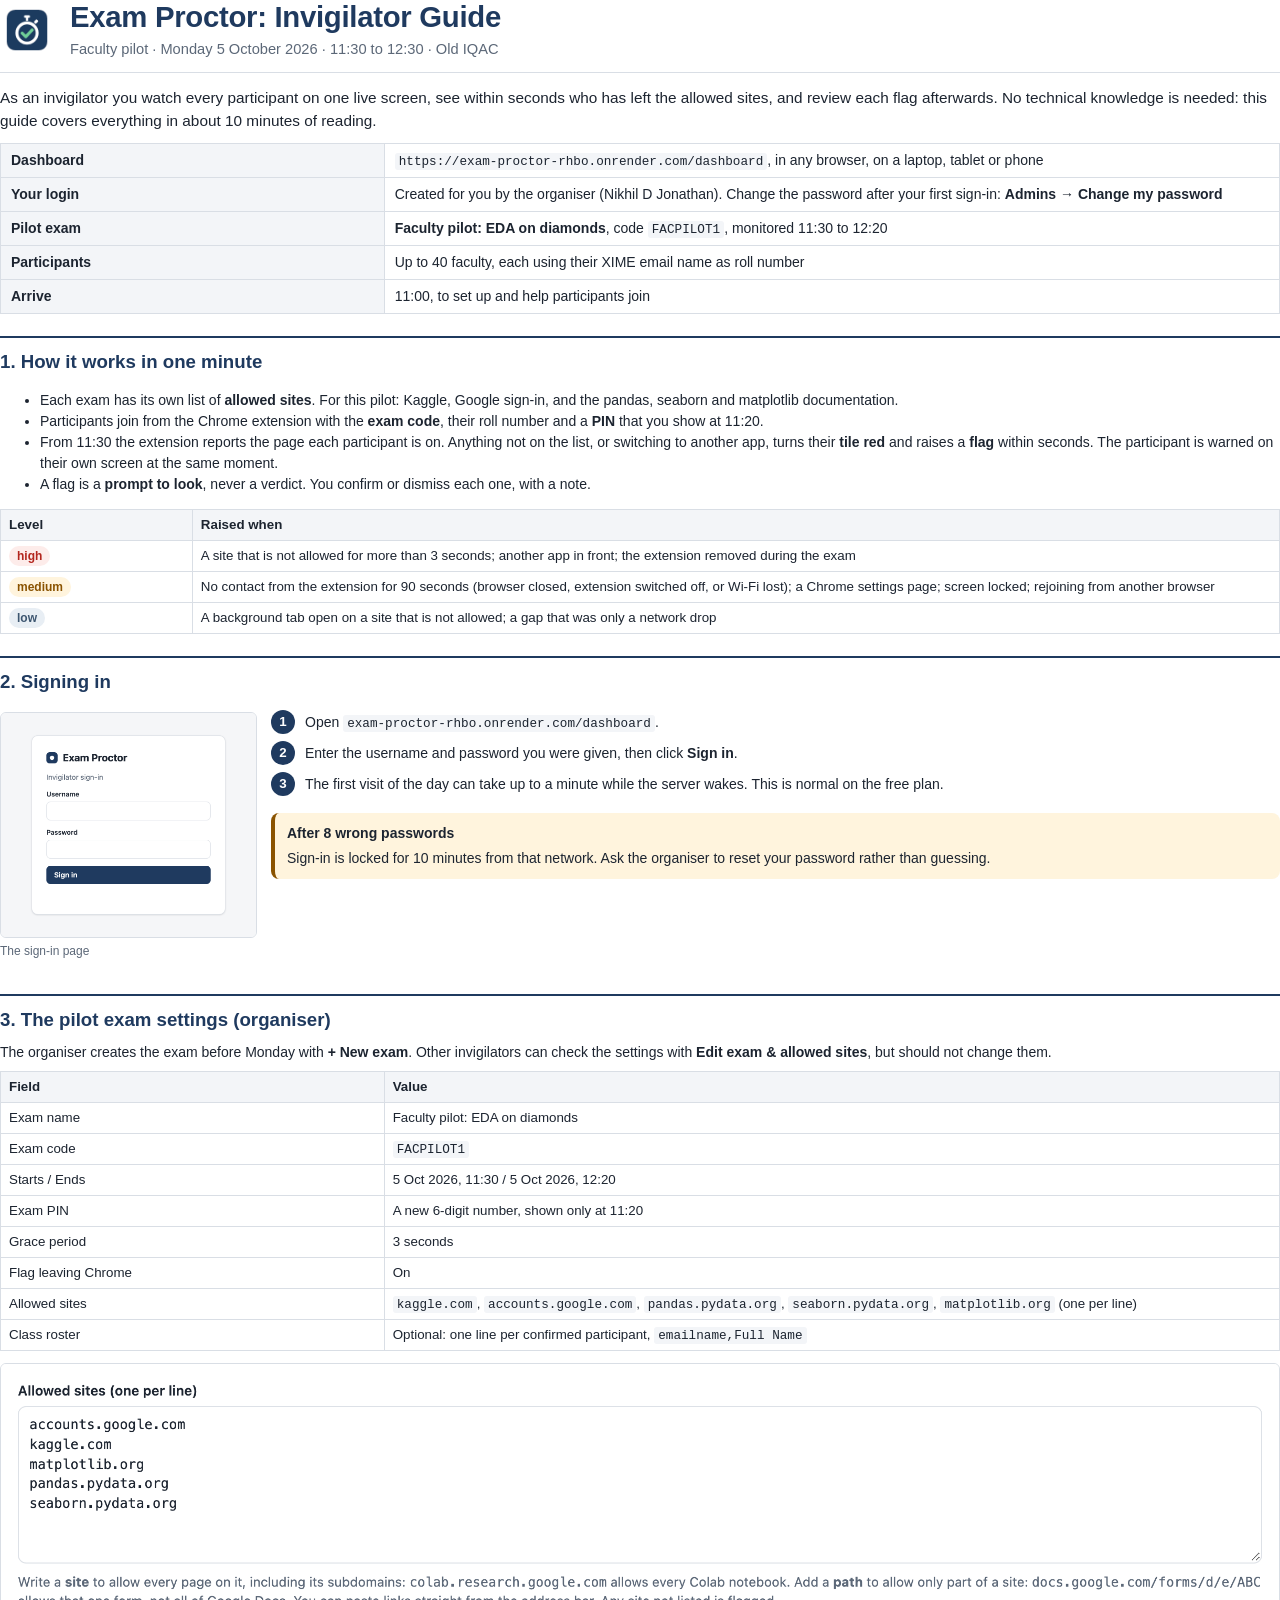
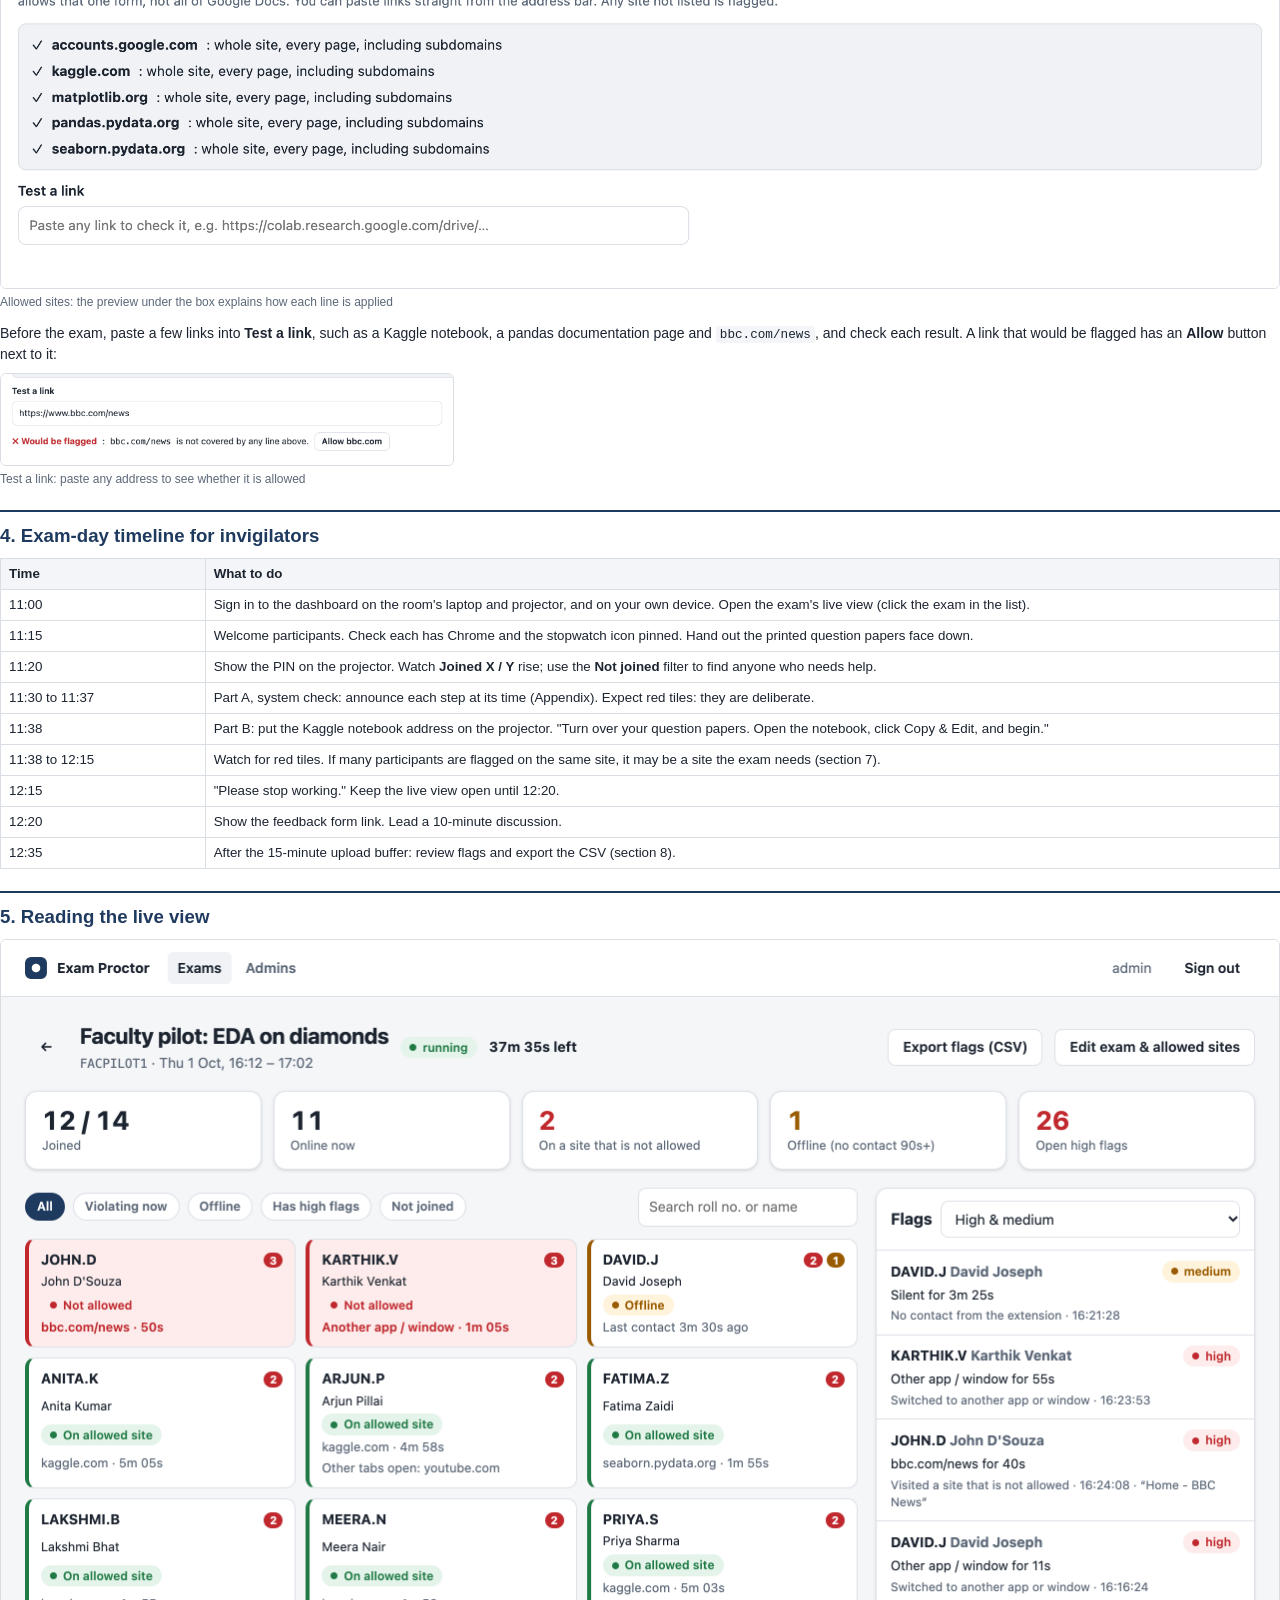
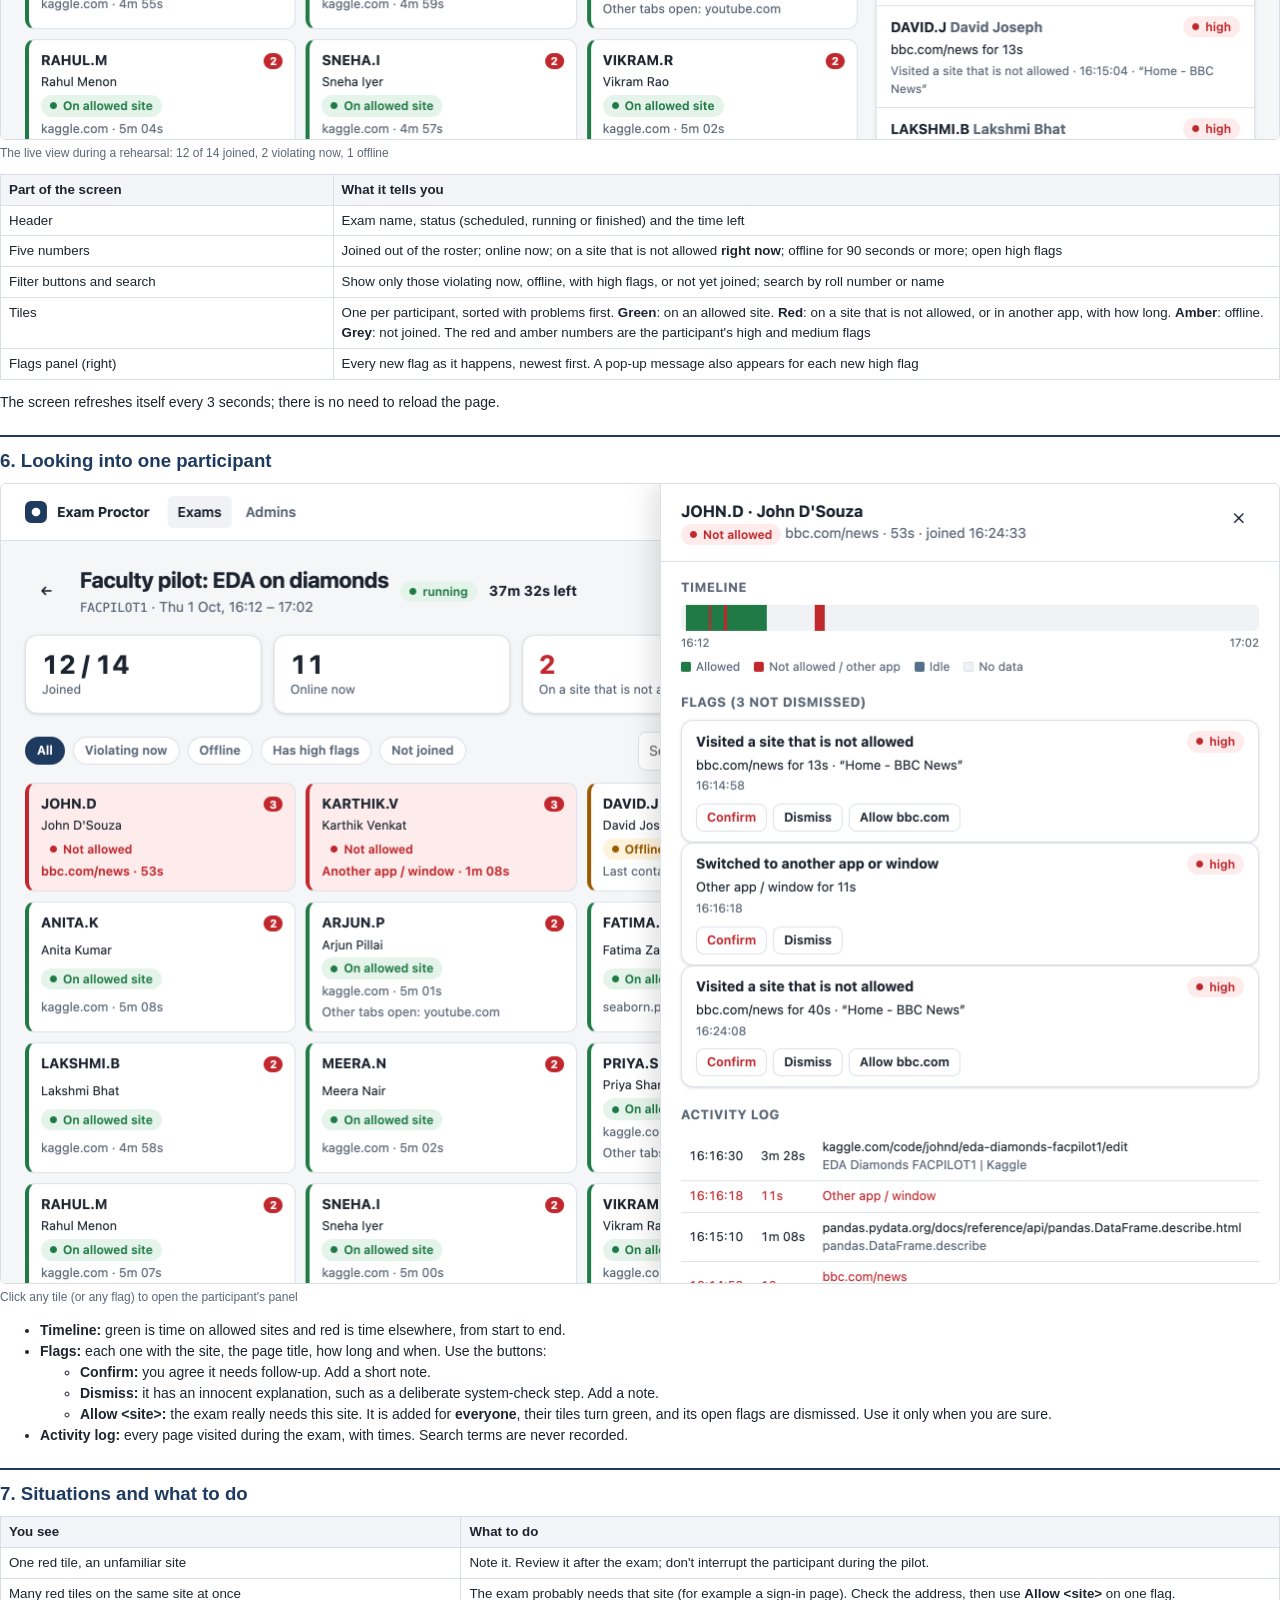
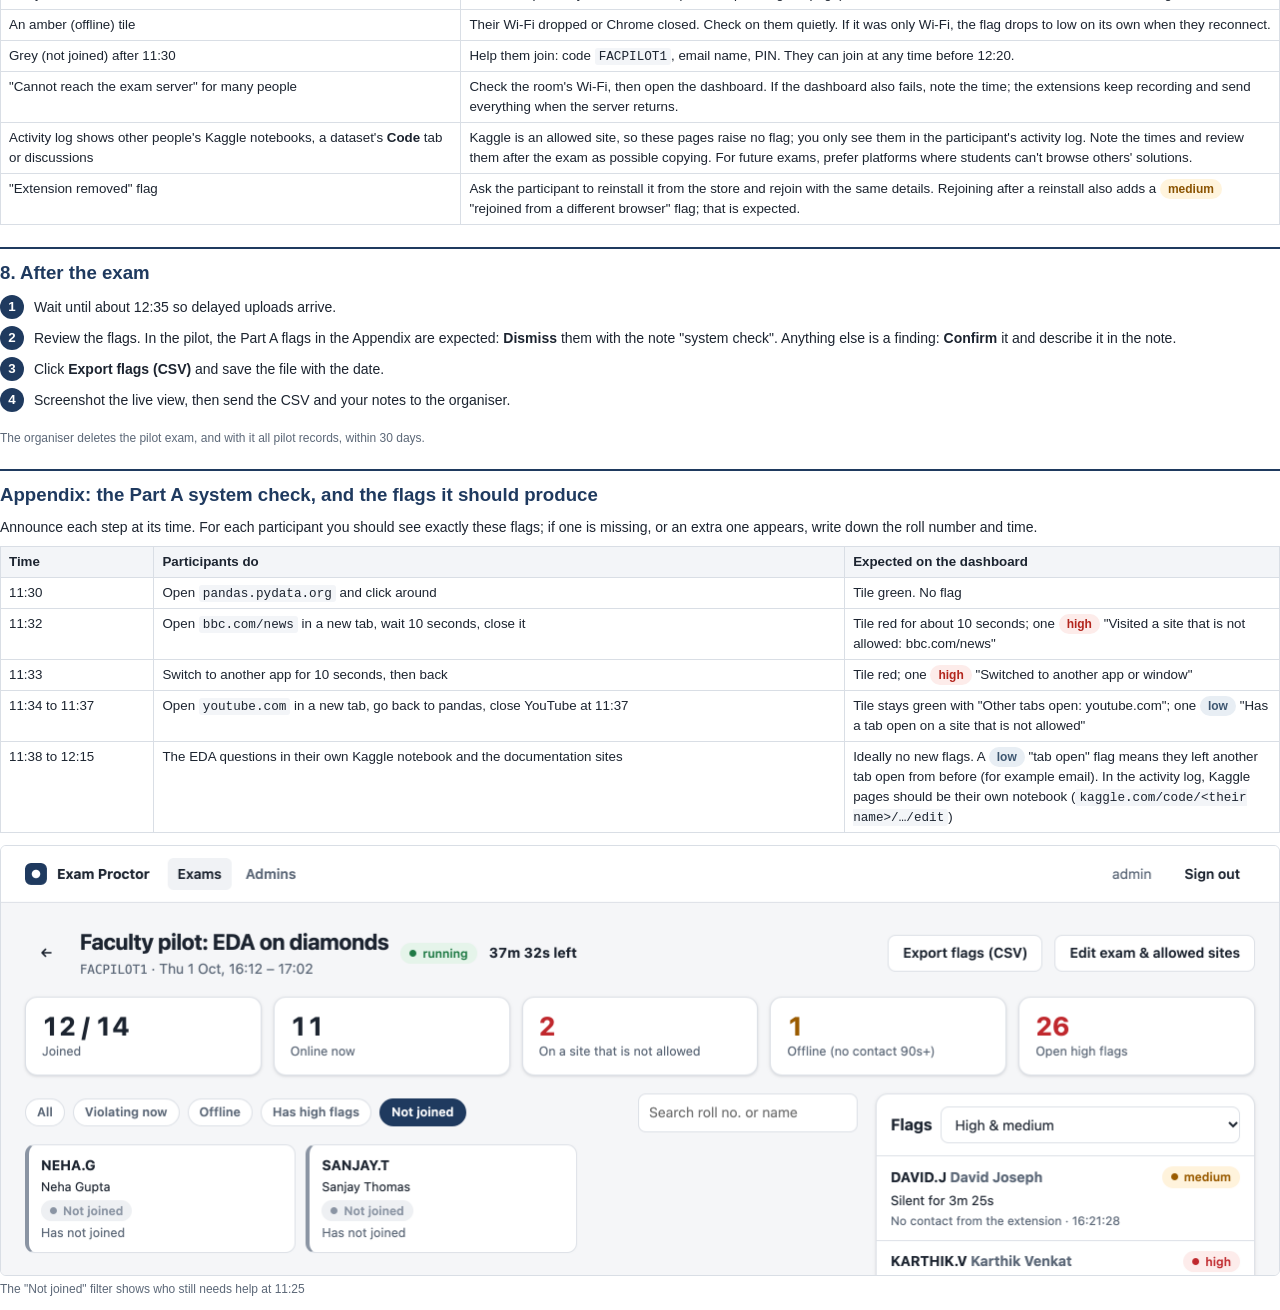
<file: pilot/src/invigilator-guide.html>
<!doctype html>
<html lang="en">
<head>
<meta charset="utf-8">
<title>Exam Proctor: Invigilator Guide</title>
<link rel="stylesheet" href="manual.css">
</head>
<body>

<div class="cover">
  <img src="img/icon.png" alt="">
  <div>
    <h1>Exam Proctor: Invigilator Guide</h1>
    <div class="sub">Faculty pilot · Monday 5 October 2026 · 11:30 to 12:30 · Old IQAC</div>
  </div>
</div>

<p class="lead">As an invigilator you watch every participant on one live screen, see within seconds who has left the allowed sites, and review each flag afterwards. No technical knowledge is needed: this guide covers everything in about 10 minutes of reading.</p>

<table class="facts">
  <tr><td>Dashboard</td><td><code>https://exam-proctor-rhbo.onrender.com/dashboard</code>, in any browser, on a laptop, tablet or phone</td></tr>
  <tr><td>Your login</td><td>Created for you by the organiser (Nikhil D Jonathan). Change the password after your first sign-in: <b>Admins → Change my password</b></td></tr>
  <tr><td>Pilot exam</td><td><b>Faculty pilot: EDA on diamonds</b>, code <code>FACPILOT1</code>, monitored 11:30 to 12:20</td></tr>
  <tr><td>Participants</td><td>Up to 40 faculty, each using their XIME email name as roll number</td></tr>
  <tr><td>Arrive</td><td>11:00, to set up and help participants join</td></tr>
</table>

<h2>1. How it works in one minute</h2>
<ul>
  <li>Each exam has its own list of <b>allowed sites</b>. For this pilot: Kaggle, Google sign-in, and the pandas, seaborn and matplotlib documentation.</li>
  <li>Participants join from the Chrome extension with the <b>exam code</b>, their roll number and a <b>PIN</b> that you show at 11:20.</li>
  <li>From 11:30 the extension reports the page each participant is on. Anything not on the list, or switching to another app, turns their <b>tile red</b> and raises a <b>flag</b> within seconds. The participant is warned on their own screen at the same moment.</li>
  <li>A flag is a <b>prompt to look</b>, never a verdict. You confirm or dismiss each one, with a note.</li>
</ul>
<table class="grid">
  <thead><tr><th style="width:15%">Level</th><th>Raised when</th></tr></thead>
  <tr><td><span class="pill high">high</span></td><td>A site that is not allowed for more than 3 seconds; another app in front; the extension removed during the exam</td></tr>
  <tr><td><span class="pill med">medium</span></td><td>No contact from the extension for 90 seconds (browser closed, extension switched off, or Wi-Fi lost); a Chrome settings page; screen locked; rejoining from another browser</td></tr>
  <tr><td><span class="pill low">low</span></td><td>A background tab open on a site that is not allowed; a gap that was only a network drop</td></tr>
</table>

<h2>2. Signing in</h2>
<div class="side">
  <figure><img src="img/dash-login.png" alt="Sign-in page"><figcaption>The sign-in page</figcaption></figure>
  <div>
    <ol class="steps">
      <li>Open <code>exam-proctor-rhbo.onrender.com/dashboard</code>.</li>
      <li>Enter the username and password you were given, then click <b>Sign in</b>.</li>
      <li>The first visit of the day can take up to a minute while the server wakes. This is normal on the free plan.</li>
    </ol>
    <div class="box warn"><h4>After 8 wrong passwords</h4>Sign-in is locked for 10 minutes from that network. Ask the organiser to reset your password rather than guessing.</div>
  </div>
</div>

<h2>3. The pilot exam settings (organiser)</h2>
<p>The organiser creates the exam before Monday with <b>+ New exam</b>. Other invigilators can check the settings with <b>Edit exam &amp; allowed sites</b>, but should not change them.</p>
<table class="grid">
  <thead><tr><th style="width:30%">Field</th><th>Value</th></tr></thead>
  <tr><td>Exam name</td><td>Faculty pilot: EDA on diamonds</td></tr>
  <tr><td>Exam code</td><td><code>FACPILOT1</code></td></tr>
  <tr><td>Starts / Ends</td><td>5 Oct 2026, 11:30 / 5 Oct 2026, 12:20</td></tr>
  <tr><td>Exam PIN</td><td>A new 6-digit number, shown only at 11:20</td></tr>
  <tr><td>Grace period</td><td>3 seconds</td></tr>
  <tr><td>Flag leaving Chrome</td><td>On</td></tr>
  <tr><td>Allowed sites</td><td><code>kaggle.com</code>, <code>accounts.google.com</code>, <code>pandas.pydata.org</code>, <code>seaborn.pydata.org</code>, <code>matplotlib.org</code> (one per line)</td></tr>
  <tr><td>Class roster</td><td>Optional: one line per confirmed participant, <code>emailname,Full Name</code></td></tr>
</table>
<figure><img src="img/dash-allowed-sites.png" alt="Allowed sites and preview"><figcaption>Allowed sites: the preview under the box explains how each line is applied</figcaption></figure>
<p>Before the exam, paste a few links into <b>Test a link</b>, such as a Kaggle notebook, a pandas documentation page and <code>bbc.com/news</code>, and check each result. A link that would be flagged has an <b>Allow</b> button next to it:</p>
<figure><img src="img/dash-test-link.png" alt="Test a link" style="width:120mm"><figcaption>Test a link: paste any address to see whether it is allowed</figcaption></figure>

<h2>4. Exam-day timeline for invigilators</h2>
<table class="grid">
  <thead><tr><th style="width:16%">Time</th><th>What to do</th></tr></thead>
  <tr><td>11:00</td><td>Sign in to the dashboard on the room's laptop and projector, and on your own device. Open the exam's live view (click the exam in the list).</td></tr>
  <tr><td>11:15</td><td>Welcome participants. Check each has Chrome and the stopwatch icon pinned. Hand out the printed question papers face down.</td></tr>
  <tr><td>11:20</td><td>Show the PIN on the projector. Watch <b>Joined X / Y</b> rise; use the <b>Not joined</b> filter to find anyone who needs help.</td></tr>
  <tr><td>11:30 to 11:37</td><td>Part A, system check: announce each step at its time (Appendix). Expect red tiles: they are deliberate.</td></tr>
  <tr><td>11:38</td><td>Part B: put the Kaggle notebook address on the projector. "Turn over your question papers. Open the notebook, click Copy &amp; Edit, and begin."</td></tr>
  <tr><td>11:38 to 12:15</td><td>Watch for red tiles. If many participants are flagged on the same site, it may be a site the exam needs (section 7).</td></tr>
  <tr><td>12:15</td><td>"Please stop working." Keep the live view open until 12:20.</td></tr>
  <tr><td>12:20</td><td>Show the feedback form link. Lead a 10-minute discussion.</td></tr>
  <tr><td>12:35</td><td>After the 15-minute upload buffer: review flags and export the CSV (section 8).</td></tr>
</table>

<h2>5. Reading the live view</h2>
<figure><img src="img/dash-live.png" alt="Live view"><figcaption>The live view during a rehearsal: 12 of 14 joined, 2 violating now, 1 offline</figcaption></figure>
<table class="grid">
  <thead><tr><th style="width:26%">Part of the screen</th><th>What it tells you</th></tr></thead>
  <tr><td>Header</td><td>Exam name, status (scheduled, running or finished) and the time left</td></tr>
  <tr><td>Five numbers</td><td>Joined out of the roster; online now; on a site that is not allowed <b>right now</b>; offline for 90 seconds or more; open high flags</td></tr>
  <tr><td>Filter buttons and search</td><td>Show only those violating now, offline, with high flags, or not yet joined; search by roll number or name</td></tr>
  <tr><td>Tiles</td><td>One per participant, sorted with problems first. <b>Green</b>: on an allowed site. <b>Red</b>: on a site that is not allowed, or in another app, with how long. <b>Amber</b>: offline. <b>Grey</b>: not joined. The red and amber numbers are the participant's high and medium flags</td></tr>
  <tr><td>Flags panel (right)</td><td>Every new flag as it happens, newest first. A pop-up message also appears for each new high flag</td></tr>
</table>
<p>The screen refreshes itself every 3 seconds; there is no need to reload the page.</p>

<h2>6. Looking into one participant</h2>
<figure><img src="img/dash-drawer.png" alt="Participant panel"><figcaption>Click any tile (or any flag) to open the participant's panel</figcaption></figure>
<ul>
  <li><b>Timeline:</b> green is time on allowed sites and red is time elsewhere, from start to end.</li>
  <li><b>Flags:</b> each one with the site, the page title, how long and when. Use the buttons:
    <ul>
      <li><b>Confirm:</b> you agree it needs follow-up. Add a short note.</li>
      <li><b>Dismiss:</b> it has an innocent explanation, such as a deliberate system-check step. Add a note.</li>
      <li><b>Allow &lt;site&gt;:</b> the exam really needs this site. It is added for <b>everyone</b>, their tiles turn green, and its open flags are dismissed. Use it only when you are sure.</li>
    </ul>
  </li>
  <li><b>Activity log:</b> every page visited during the exam, with times. Search terms are never recorded.</li>
</ul>

<h2>7. Situations and what to do</h2>
<table class="grid">
  <thead><tr><th style="width:36%">You see</th><th>What to do</th></tr></thead>
  <tr><td>One red tile, an unfamiliar site</td><td>Note it. Review it after the exam; don't interrupt the participant during the pilot.</td></tr>
  <tr><td>Many red tiles on the same site at once</td><td>The exam probably needs that site (for example a sign-in page). Check the address, then use <b>Allow &lt;site&gt;</b> on one flag.</td></tr>
  <tr><td>An amber (offline) tile</td><td>Their Wi-Fi dropped or Chrome closed. Check on them quietly. If it was only Wi-Fi, the flag drops to low on its own when they reconnect.</td></tr>
  <tr><td>Grey (not joined) after 11:30</td><td>Help them join: code <code>FACPILOT1</code>, email name, PIN. They can join at any time before 12:20.</td></tr>
  <tr><td>"Cannot reach the exam server" for many people</td><td>Check the room's Wi-Fi, then open the dashboard. If the dashboard also fails, note the time; the extensions keep recording and send everything when the server returns.</td></tr>
  <tr><td>Activity log shows other people's Kaggle notebooks, a dataset's <b>Code</b> tab or discussions</td><td>Kaggle is an allowed site, so these pages raise no flag; you only see them in the participant's activity log. Note the times and review them after the exam as possible copying. For future exams, prefer platforms where students can't browse others' solutions.</td></tr>
  <tr><td>"Extension removed" flag</td><td>Ask the participant to reinstall it from the store and rejoin with the same details. Rejoining after a reinstall also adds a <span class="pill med">medium</span> "rejoined from a different browser" flag; that is expected.</td></tr>
</table>

<h2>8. After the exam</h2>
<ol class="steps">
  <li>Wait until about 12:35 so delayed uploads arrive.</li>
  <li>Review the flags. In the pilot, the Part A flags in the Appendix are expected: <b>Dismiss</b> them with the note "system check". Anything else is a finding: <b>Confirm</b> it and describe it in the note.</li>
  <li>Click <b>Export flags (CSV)</b> and save the file with the date.</li>
  <li>Screenshot the live view, then send the CSV and your notes to the organiser.</li>
</ol>
<p class="small">The organiser deletes the pilot exam, and with it all pilot records, within 30 days.</p>

<h2 class="break">Appendix: the Part A system check, and the flags it should produce</h2>
<p>Announce each step at its time. For each participant you should see exactly these flags; if one is missing, or an extra one appears, write down the roll number and time.</p>
<table class="grid">
  <thead><tr><th style="width:12%">Time</th><th>Participants do</th><th style="width:34%">Expected on the dashboard</th></tr></thead>
  <tr><td>11:30</td><td>Open <code>pandas.pydata.org</code> and click around</td><td>Tile green. No flag</td></tr>
  <tr><td>11:32</td><td>Open <code>bbc.com/news</code> in a new tab, wait 10 seconds, close it</td><td>Tile red for about 10 seconds; one <span class="pill high">high</span> "Visited a site that is not allowed: bbc.com/news"</td></tr>
  <tr><td>11:33</td><td>Switch to another app for 10 seconds, then back</td><td>Tile red; one <span class="pill high">high</span> "Switched to another app or window"</td></tr>
  <tr><td>11:34 to 11:37</td><td>Open <code>youtube.com</code> in a new tab, go back to pandas, close YouTube at 11:37</td><td>Tile stays green with "Other tabs open: youtube.com"; one <span class="pill low">low</span> "Has a tab open on a site that is not allowed"</td></tr>
  <tr><td>11:38 to 12:15</td><td>The EDA questions in their own Kaggle notebook and the documentation sites</td><td>Ideally no new flags. A <span class="pill low">low</span> "tab open" flag means they left another tab open from before (for example email). In the activity log, Kaggle pages should be their own notebook (<code>kaggle.com/code/&lt;their name&gt;/…/edit</code>)</td></tr>
</table>
<figure><img src="img/dash-filter.png" alt="Not joined filter"><figcaption>The "Not joined" filter shows who still needs help at 11:25</figcaption></figure>

</body>
</html>
</file>
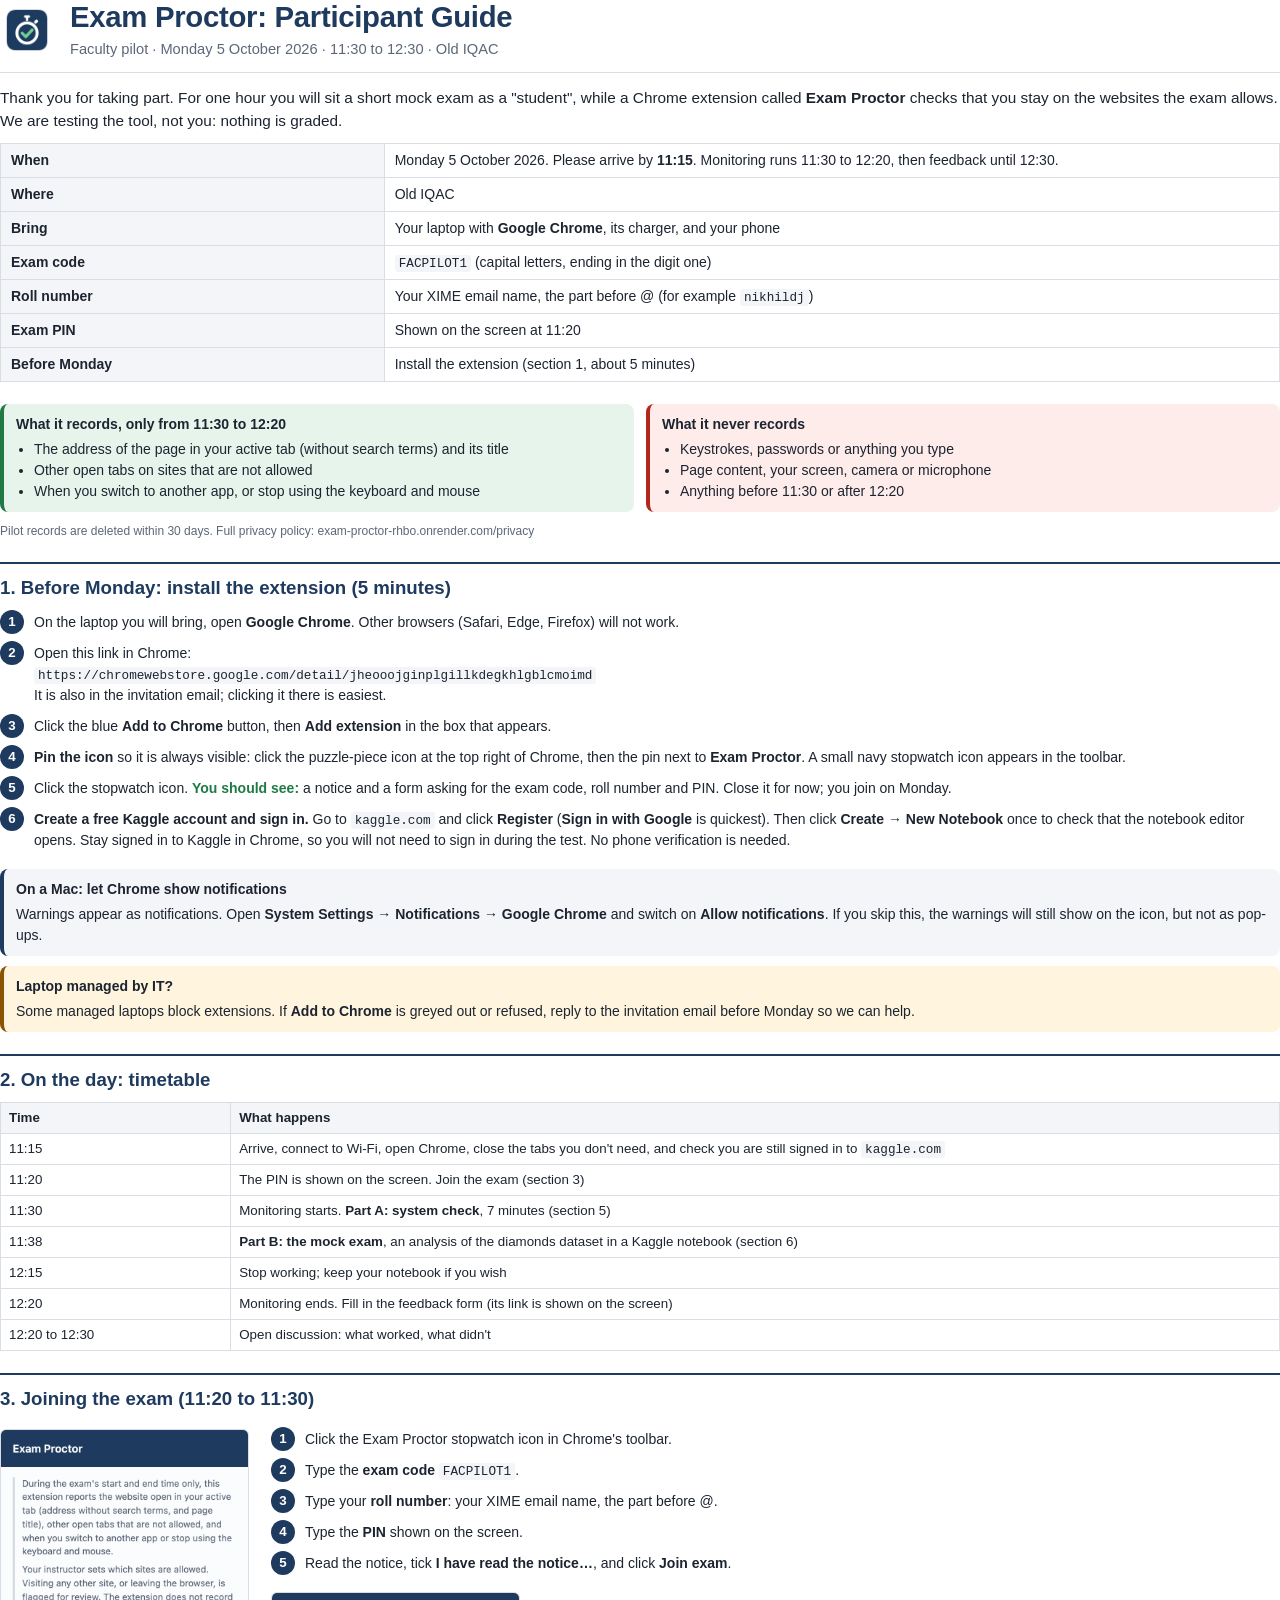
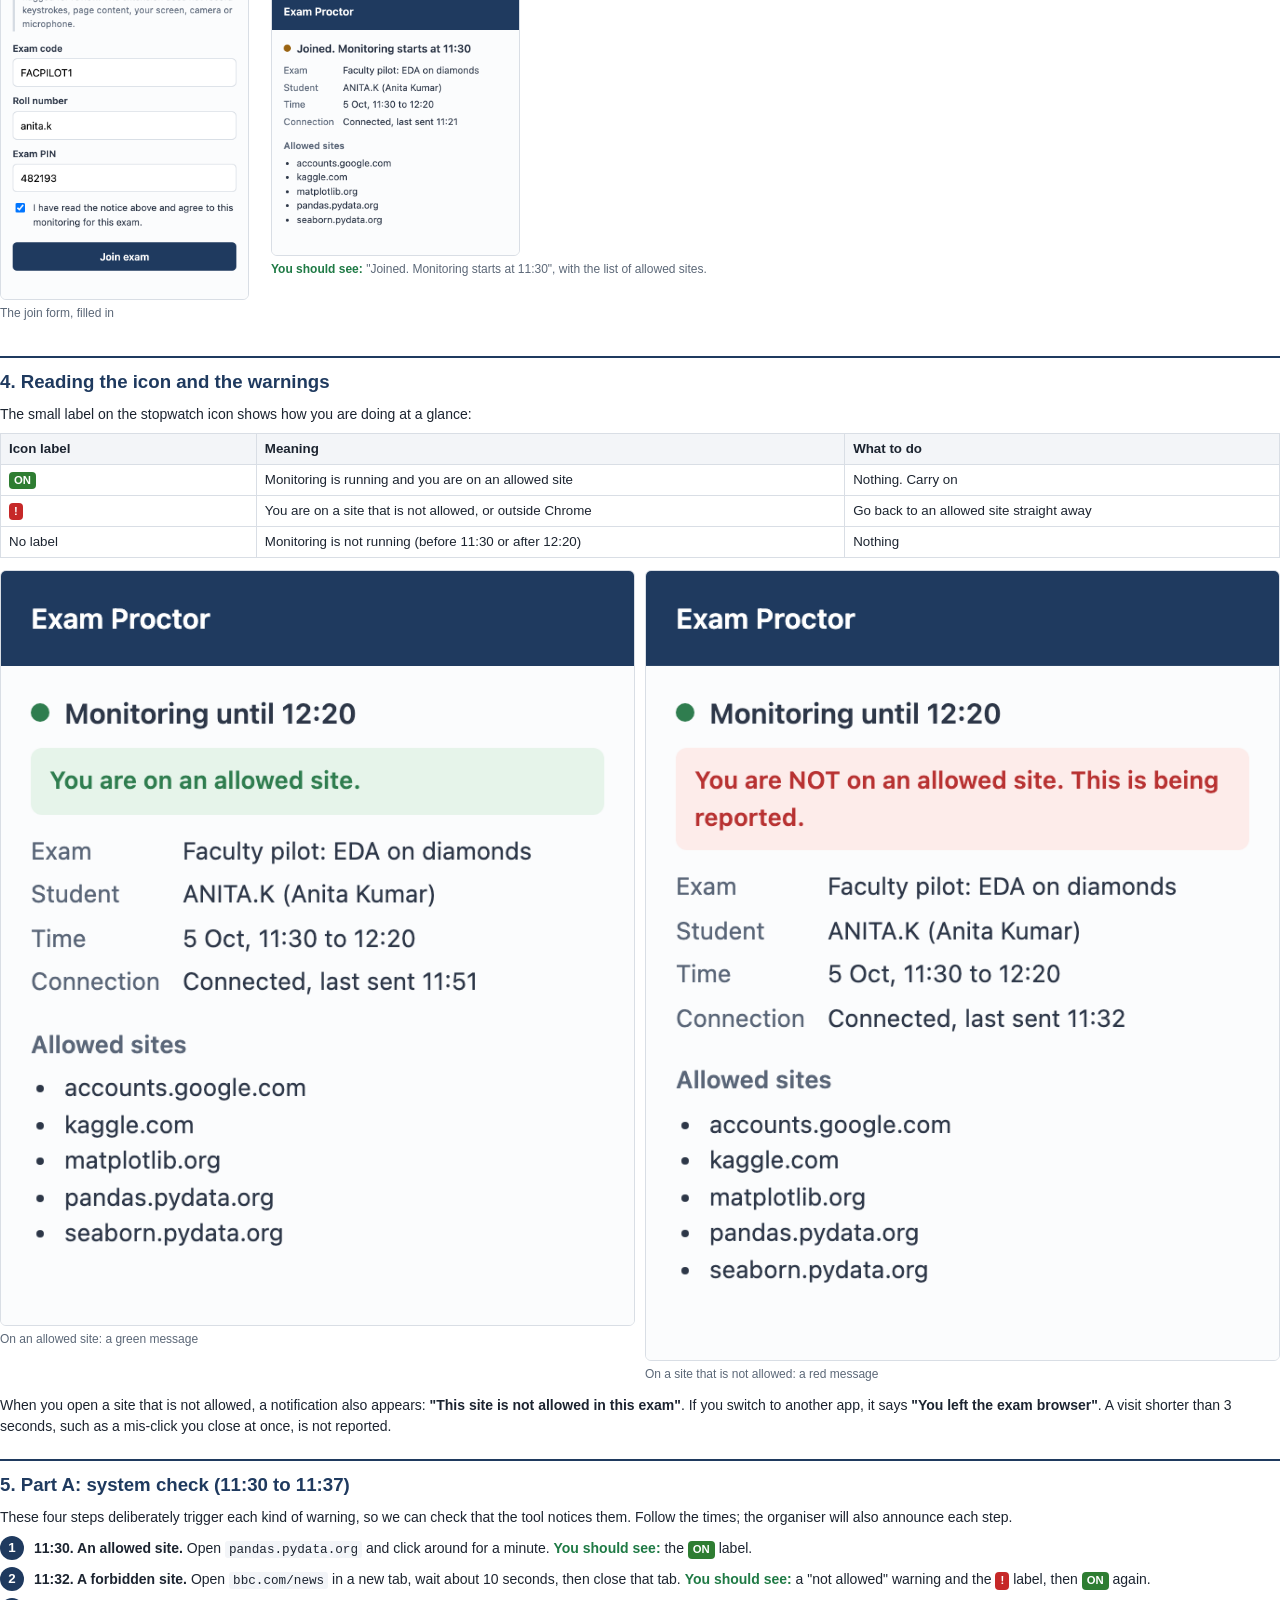
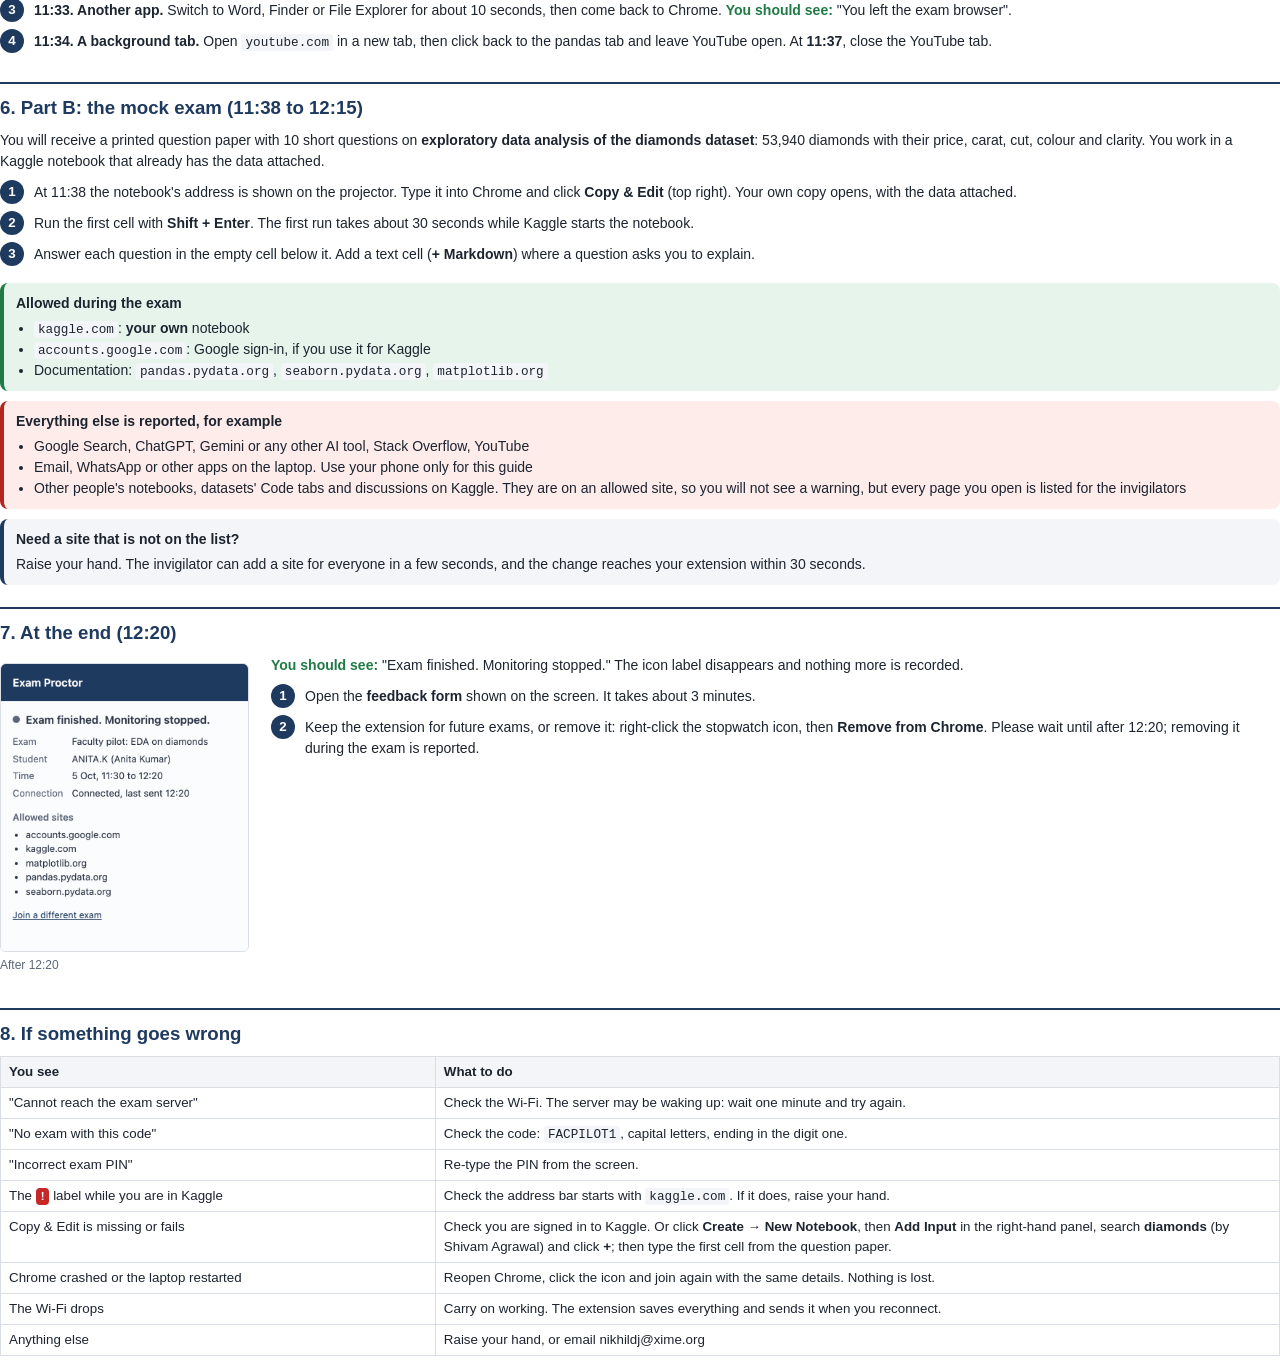
<file: pilot/src/participant-guide.html>
<!doctype html>
<html lang="en">
<head>
<meta charset="utf-8">
<title>Exam Proctor: Participant Guide</title>
<link rel="stylesheet" href="manual.css">
</head>
<body>

<div class="cover">
  <img src="img/icon.png" alt="">
  <div>
    <h1>Exam Proctor: Participant Guide</h1>
    <div class="sub">Faculty pilot · Monday 5 October 2026 · 11:30 to 12:30 · Old IQAC</div>
  </div>
</div>

<p class="lead">Thank you for taking part. For one hour you will sit a short mock exam as a "student", while a Chrome extension called <b>Exam Proctor</b> checks that you stay on the websites the exam allows. We are testing the tool, not you: nothing is graded.</p>

<table class="facts">
  <tr><td>When</td><td>Monday 5 October 2026. Please arrive by <b>11:15</b>. Monitoring runs 11:30 to 12:20, then feedback until 12:30.</td></tr>
  <tr><td>Where</td><td>Old IQAC</td></tr>
  <tr><td>Bring</td><td>Your laptop with <b>Google Chrome</b>, its charger, and your phone</td></tr>
  <tr><td>Exam code</td><td><code>FACPILOT1</code> (capital letters, ending in the digit one)</td></tr>
  <tr><td>Roll number</td><td>Your XIME email name, the part before @ (for example <code>nikhildj</code>)</td></tr>
  <tr><td>Exam PIN</td><td>Shown on the screen at 11:20</td></tr>
  <tr><td>Before Monday</td><td>Install the extension (section 1, about 5 minutes)</td></tr>
</table>

<div class="two">
  <div class="box ok">
    <h4>What it records, only from 11:30 to 12:20</h4>
    <ul>
      <li>The address of the page in your active tab (without search terms) and its title</li>
      <li>Other open tabs on sites that are not allowed</li>
      <li>When you switch to another app, or stop using the keyboard and mouse</li>
    </ul>
  </div>
  <div class="box bad">
    <h4>What it never records</h4>
    <ul>
      <li>Keystrokes, passwords or anything you type</li>
      <li>Page content, your screen, camera or microphone</li>
      <li>Anything before 11:30 or after 12:20</li>
    </ul>
  </div>
</div>
<p class="small">Pilot records are deleted within 30 days. Full privacy policy: exam-proctor-rhbo.onrender.com/privacy</p>

<h2>1. Before Monday: install the extension (5 minutes)</h2>
<ol class="steps">
  <li>On the laptop you will bring, open <b>Google Chrome</b>. Other browsers (Safari, Edge, Firefox) will not work.</li>
  <li>Open this link in Chrome:<br><code>https://chromewebstore.google.com/detail/jheooojginplgillkdegkhlgblcmoimd</code><br>It is also in the invitation email; clicking it there is easiest.</li>
  <li>Click the blue <b>Add to Chrome</b> button, then <b>Add extension</b> in the box that appears.</li>
  <li><b>Pin the icon</b> so it is always visible: click the puzzle-piece icon at the top right of Chrome, then the pin next to <b>Exam Proctor</b>. A small navy stopwatch icon appears in the toolbar.</li>
  <li>Click the stopwatch icon. <span class="see">You should see:</span> a notice and a form asking for the exam code, roll number and PIN. Close it for now; you join on Monday.</li>
  <li><b>Create a free Kaggle account and sign in.</b> Go to <code>kaggle.com</code> and click <b>Register</b> (<b>Sign in with Google</b> is quickest). Then click <b>Create → New Notebook</b> once to check that the notebook editor opens. Stay signed in to Kaggle in Chrome, so you will not need to sign in during the test. No phone verification is needed.</li>
</ol>
<div class="box tip">
  <h4>On a Mac: let Chrome show notifications</h4>
  Warnings appear as notifications. Open <b>System Settings → Notifications → Google Chrome</b> and switch on <b>Allow notifications</b>. If you skip this, the warnings will still show on the icon, but not as pop-ups.
</div>
<div class="box warn">
  <h4>Laptop managed by IT?</h4>
  Some managed laptops block extensions. If <b>Add to Chrome</b> is greyed out or refused, reply to the invitation email before Monday so we can help.
</div>

<h2>2. On the day: timetable</h2>
<table class="grid">
  <thead><tr><th style="width:18%">Time</th><th>What happens</th></tr></thead>
  <tr><td>11:15</td><td>Arrive, connect to Wi-Fi, open Chrome, close the tabs you don't need, and check you are still signed in to <code>kaggle.com</code></td></tr>
  <tr><td>11:20</td><td>The PIN is shown on the screen. Join the exam (section 3)</td></tr>
  <tr><td>11:30</td><td>Monitoring starts. <b>Part A: system check</b>, 7 minutes (section 5)</td></tr>
  <tr><td>11:38</td><td><b>Part B: the mock exam</b>, an analysis of the diamonds dataset in a Kaggle notebook (section 6)</td></tr>
  <tr><td>12:15</td><td>Stop working; keep your notebook if you wish</td></tr>
  <tr><td>12:20</td><td>Monitoring ends. Fill in the feedback form (its link is shown on the screen)</td></tr>
  <tr><td>12:20 to 12:30</td><td>Open discussion: what worked, what didn't</td></tr>
</table>

<h2>3. Joining the exam (11:20 to 11:30)</h2>
<div class="side">
  <figure class="popup"><img src="img/popup-join.png" alt="Join form filled in"><figcaption>The join form, filled in</figcaption></figure>
  <div>
    <ol class="steps">
      <li>Click the Exam Proctor stopwatch icon in Chrome's toolbar.</li>
      <li>Type the <b>exam code</b> <code>FACPILOT1</code>.</li>
      <li>Type your <b>roll number</b>: your XIME email name, the part before @.</li>
      <li>Type the <b>PIN</b> shown on the screen.</li>
      <li>Read the notice, tick <b>I have read the notice…</b>, and click <b>Join exam</b>.</li>
    </ol>
    <figure class="popup"><img src="img/popup-waiting.png" alt="Joined, waiting for 11:30"><figcaption><span class="see">You should see:</span> "Joined. Monitoring starts at 11:30", with the list of allowed sites.</figcaption></figure>
  </div>
</div>

<h2>4. Reading the icon and the warnings</h2>
<p>The small label on the stopwatch icon shows how you are doing at a glance:</p>
<table class="grid">
  <thead><tr><th style="width:20%">Icon label</th><th>Meaning</th><th style="width:34%">What to do</th></tr></thead>
  <tr><td><span class="badge on">ON</span></td><td>Monitoring is running and you are on an allowed site</td><td>Nothing. Carry on</td></tr>
  <tr><td><span class="badge alert">!</span></td><td>You are on a site that is not allowed, or outside Chrome</td><td>Go back to an allowed site straight away</td></tr>
  <tr><td>No label</td><td>Monitoring is not running (before 11:30 or after 12:20)</td><td>Nothing</td></tr>
</table>
<figure class="row">
  <div><img src="img/popup-ok.png" alt="On an allowed site"><figcaption>On an allowed site: a green message</figcaption></div>
  <div><img src="img/popup-bad.png" alt="Not on an allowed site"><figcaption>On a site that is not allowed: a red message</figcaption></div>
</figure>
<p>When you open a site that is not allowed, a notification also appears: <b>"This site is not allowed in this exam"</b>. If you switch to another app, it says <b>"You left the exam browser"</b>. A visit shorter than 3 seconds, such as a mis-click you close at once, is not reported.</p>

<h2>5. Part A: system check (11:30 to 11:37)</h2>
<p>These four steps deliberately trigger each kind of warning, so we can check that the tool notices them. Follow the times; the organiser will also announce each step.</p>
<ol class="steps">
  <li><b>11:30. An allowed site.</b> Open <code>pandas.pydata.org</code> and click around for a minute. <span class="see">You should see:</span> the <span class="badge on">ON</span> label.</li>
  <li><b>11:32. A forbidden site.</b> Open <code>bbc.com/news</code> in a new tab, wait about 10 seconds, then close that tab. <span class="see">You should see:</span> a "not allowed" warning and the <span class="badge alert">!</span> label, then <span class="badge on">ON</span> again.</li>
  <li><b>11:33. Another app.</b> Switch to Word, Finder or File Explorer for about 10 seconds, then come back to Chrome. <span class="see">You should see:</span> "You left the exam browser".</li>
  <li><b>11:34. A background tab.</b> Open <code>youtube.com</code> in a new tab, then click back to the pandas tab and leave YouTube open. At <b>11:37</b>, close the YouTube tab.</li>
</ol>

<h2>6. Part B: the mock exam (11:38 to 12:15)</h2>
<p>You will receive a printed question paper with 10 short questions on <b>exploratory data analysis of the diamonds dataset</b>: 53,940 diamonds with their price, carat, cut, colour and clarity. You work in a Kaggle notebook that already has the data attached.</p>
<ol class="steps">
  <li>At 11:38 the notebook's address is shown on the projector. Type it into Chrome and click <b>Copy &amp; Edit</b> (top right). Your own copy opens, with the data attached.</li>
  <li>Run the first cell with <b>Shift + Enter</b>. The first run takes about 30 seconds while Kaggle starts the notebook.</li>
  <li>Answer each question in the empty cell below it. Add a text cell (<b>+ Markdown</b>) where a question asks you to explain.</li>
</ol>
<div class="box ok">
  <h4>Allowed during the exam</h4>
  <ul>
    <li><code>kaggle.com</code>: <b>your own</b> notebook</li>
    <li><code>accounts.google.com</code>: Google sign-in, if you use it for Kaggle</li>
    <li>Documentation: <code>pandas.pydata.org</code>, <code>seaborn.pydata.org</code>, <code>matplotlib.org</code></li>
  </ul>
</div>
<div class="box bad">
  <h4>Everything else is reported, for example</h4>
  <ul>
    <li>Google Search, ChatGPT, Gemini or any other AI tool, Stack Overflow, YouTube</li>
    <li>Email, WhatsApp or other apps on the laptop. Use your phone only for this guide</li>
    <li>Other people's notebooks, datasets' Code tabs and discussions on Kaggle. They are on an allowed site, so you will not see a warning, but every page you open is listed for the invigilators</li>
  </ul>
</div>
<div class="box tip">
  <h4>Need a site that is not on the list?</h4>
  Raise your hand. The invigilator can add a site for everyone in a few seconds, and the change reaches your extension within 30 seconds.
</div>

<h2>7. At the end (12:20)</h2>
<div class="side">
  <figure class="popup"><img src="img/popup-done.png" alt="Exam finished"><figcaption>After 12:20</figcaption></figure>
  <div>
    <p><span class="see">You should see:</span> "Exam finished. Monitoring stopped." The icon label disappears and nothing more is recorded.</p>
    <ol class="steps">
      <li>Open the <b>feedback form</b> shown on the screen. It takes about 3 minutes.</li>
      <li>Keep the extension for future exams, or remove it: right-click the stopwatch icon, then <b>Remove from Chrome</b>. Please wait until after 12:20; removing it during the exam is reported.</li>
    </ol>
  </div>
</div>

<h2>8. If something goes wrong</h2>
<table class="grid">
  <thead><tr><th style="width:34%">You see</th><th>What to do</th></tr></thead>
  <tr><td>"Cannot reach the exam server"</td><td>Check the Wi-Fi. The server may be waking up: wait one minute and try again.</td></tr>
  <tr><td>"No exam with this code"</td><td>Check the code: <code>FACPILOT1</code>, capital letters, ending in the digit one.</td></tr>
  <tr><td>"Incorrect exam PIN"</td><td>Re-type the PIN from the screen.</td></tr>
  <tr><td>The <span class="badge alert">!</span> label while you are in Kaggle</td><td>Check the address bar starts with <code>kaggle.com</code>. If it does, raise your hand.</td></tr>
  <tr><td>Copy &amp; Edit is missing or fails</td><td>Check you are signed in to Kaggle. Or click <b>Create → New Notebook</b>, then <b>Add Input</b> in the right-hand panel, search <b>diamonds</b> (by Shivam Agrawal) and click <b>+</b>; then type the first cell from the question paper.</td></tr>
  <tr><td>Chrome crashed or the laptop restarted</td><td>Reopen Chrome, click the icon and join again with the same details. Nothing is lost.</td></tr>
  <tr><td>The Wi-Fi drops</td><td>Carry on working. The extension saves everything and sends it when you reconnect.</td></tr>
  <tr><td>Anything else</td><td>Raise your hand, or email nikhildj@xime.org</td></tr>
</table>

</body>
</html>
</file>
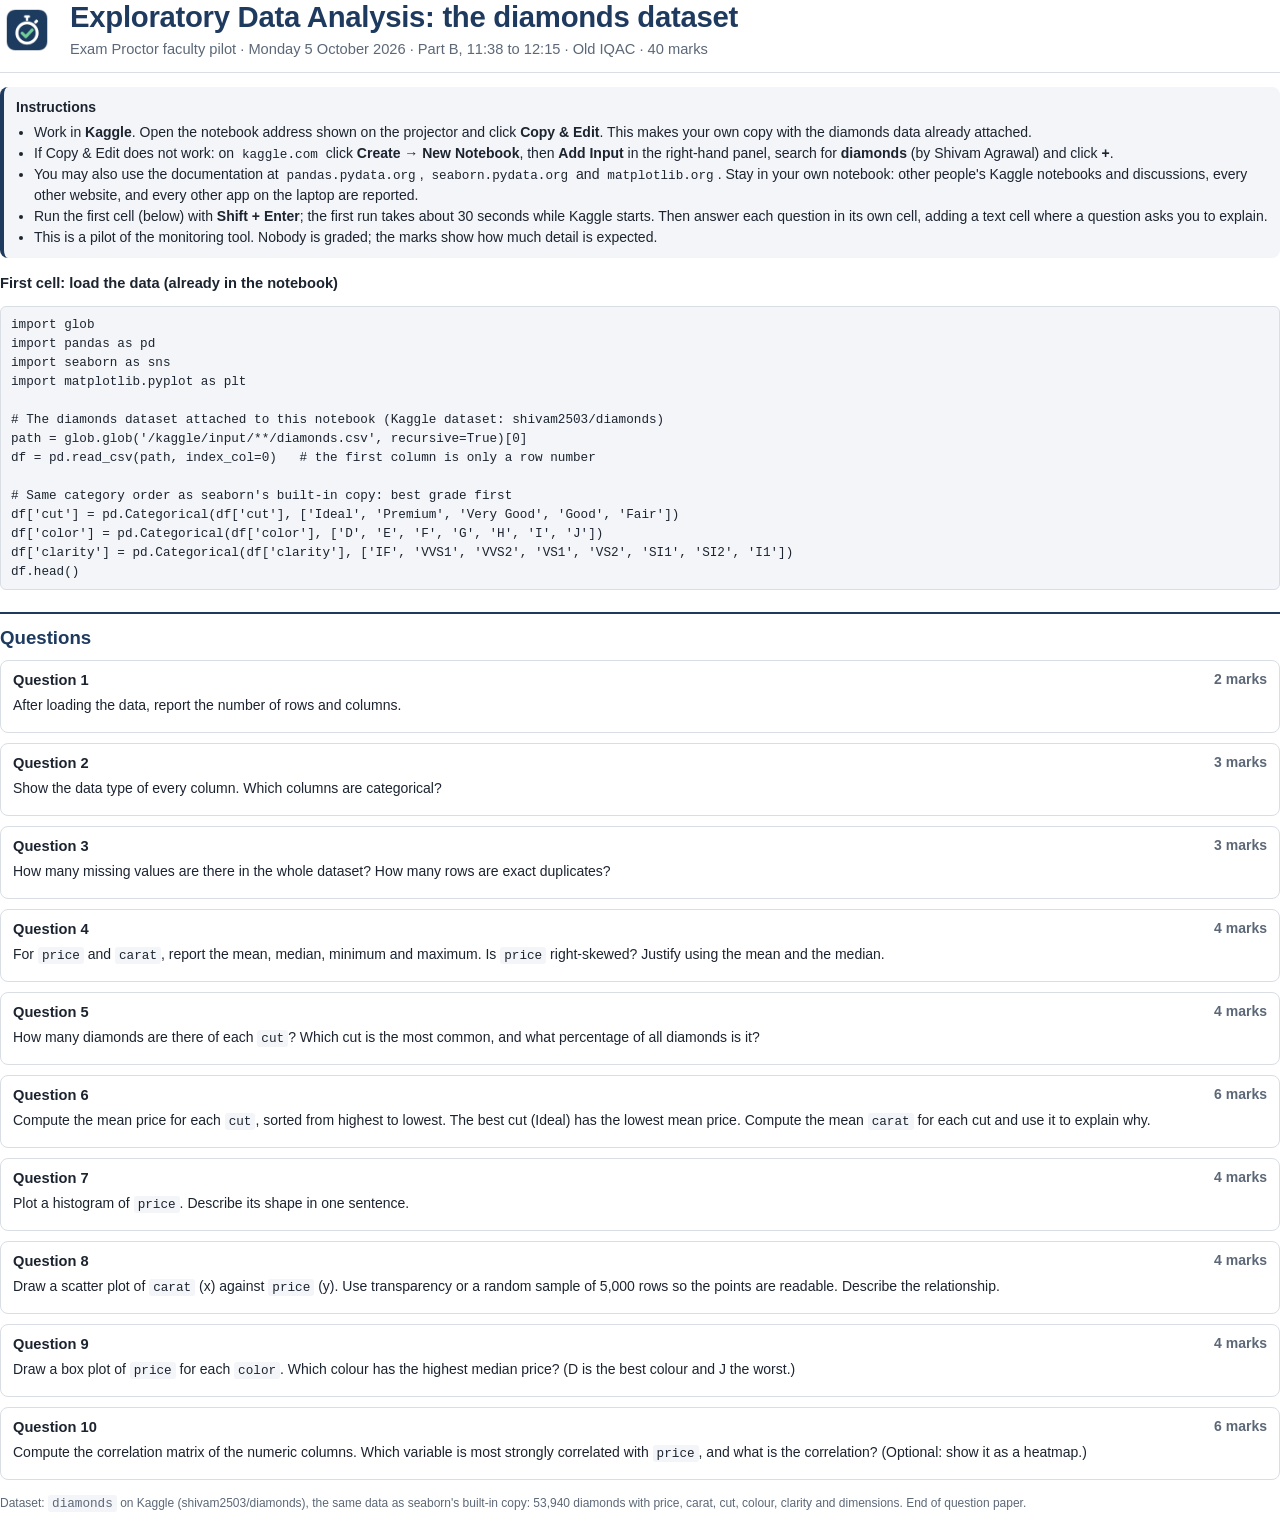
<file: pilot/src/question-paper.html>
<!doctype html><html lang="en"><head><meta charset="utf-8"><title>EDA Question Paper</title><link rel="stylesheet" href="manual.css"></head><body>
<div class="cover"><img src="img/icon.png" alt=""><div><h1>Exploratory Data Analysis: the diamonds dataset</h1><div class="sub">Exam Proctor faculty pilot · Monday 5 October 2026 · Part B, 11:38 to 12:15 · Old IQAC · 40 marks</div></div></div>
<div class="box tip"><h4>Instructions</h4><ul>
  <li>Work in <b>Kaggle</b>. Open the notebook address shown on the projector and click <b>Copy &amp; Edit</b>. This makes your own copy with the diamonds data already attached.</li>
  <li>If Copy &amp; Edit does not work: on <code>kaggle.com</code> click <b>Create → New Notebook</b>, then <b>Add Input</b> in the right-hand panel, search for <b>diamonds</b> (by Shivam Agrawal) and click <b>+</b>.</li>
  <li>You may also use the documentation at <code>pandas.pydata.org</code>, <code>seaborn.pydata.org</code> and <code>matplotlib.org</code>. Stay in your own notebook: other people's Kaggle notebooks and discussions, every other website, and every other app on the laptop are reported.</li>
  <li>Run the first cell (below) with <b>Shift + Enter</b>; the first run takes about 30 seconds while Kaggle starts. Then answer each question in its own cell, adding a text cell where a question asks you to explain.</li>
  <li>This is a pilot of the monitoring tool. Nobody is graded; the marks show how much detail is expected.</li></ul></div>
<h3>First cell: load the data (already in the notebook)</h3><pre>import glob
import pandas as pd
import seaborn as sns
import matplotlib.pyplot as plt

# The diamonds dataset attached to this notebook (Kaggle dataset: shivam2503/diamonds)
path = glob.glob(&#x27;/kaggle/input/**/diamonds.csv&#x27;, recursive=True)[0]
df = pd.read_csv(path, index_col=0)   # the first column is only a row number

# Same category order as seaborn&#x27;s built-in copy: best grade first
df[&#x27;cut&#x27;] = pd.Categorical(df[&#x27;cut&#x27;], [&#x27;Ideal&#x27;, &#x27;Premium&#x27;, &#x27;Very Good&#x27;, &#x27;Good&#x27;, &#x27;Fair&#x27;])
df[&#x27;color&#x27;] = pd.Categorical(df[&#x27;color&#x27;], [&#x27;D&#x27;, &#x27;E&#x27;, &#x27;F&#x27;, &#x27;G&#x27;, &#x27;H&#x27;, &#x27;I&#x27;, &#x27;J&#x27;])
df[&#x27;clarity&#x27;] = pd.Categorical(df[&#x27;clarity&#x27;], [&#x27;IF&#x27;, &#x27;VVS1&#x27;, &#x27;VVS2&#x27;, &#x27;VS1&#x27;, &#x27;VS2&#x27;, &#x27;SI1&#x27;, &#x27;SI2&#x27;, &#x27;I1&#x27;])
df.head()</pre><h2>Questions</h2>
<div class="q"><span class="marks">2 marks</span><h3>Question 1</h3><p>After loading the data, report the number of rows and columns.</p></div>
<div class="q"><span class="marks">3 marks</span><h3>Question 2</h3><p>Show the data type of every column. Which columns are categorical?</p></div>
<div class="q"><span class="marks">3 marks</span><h3>Question 3</h3><p>How many missing values are there in the whole dataset? How many rows are exact duplicates?</p></div>
<div class="q"><span class="marks">4 marks</span><h3>Question 4</h3><p>For <code>price</code> and <code>carat</code>, report the mean, median, minimum and maximum. Is <code>price</code> right-skewed? Justify using the mean and the median.</p></div>
<div class="q"><span class="marks">4 marks</span><h3>Question 5</h3><p>How many diamonds are there of each <code>cut</code>? Which cut is the most common, and what percentage of all diamonds is it?</p></div>
<div class="q"><span class="marks">6 marks</span><h3>Question 6</h3><p>Compute the mean price for each <code>cut</code>, sorted from highest to lowest. The best cut (Ideal) has the lowest mean price. Compute the mean <code>carat</code> for each cut and use it to explain why.</p></div>
<div class="q"><span class="marks">4 marks</span><h3>Question 7</h3><p>Plot a histogram of <code>price</code>. Describe its shape in one sentence.</p></div>
<div class="q"><span class="marks">4 marks</span><h3>Question 8</h3><p>Draw a scatter plot of <code>carat</code> (x) against <code>price</code> (y). Use transparency or a random sample of 5,000 rows so the points are readable. Describe the relationship.</p></div>
<div class="q"><span class="marks">4 marks</span><h3>Question 9</h3><p>Draw a box plot of <code>price</code> for each <code>color</code>. Which colour has the highest median price? (D is the best colour and J the worst.)</p></div>
<div class="q"><span class="marks">6 marks</span><h3>Question 10</h3><p>Compute the correlation matrix of the numeric columns. Which variable is most strongly correlated with <code>price</code>, and what is the correlation? (Optional: show it as a heatmap.)</p></div>
<p class="small" style="margin-top:14px">Dataset: <code>diamonds</code> on Kaggle (shivam2503/diamonds), the same data as seaborn's built-in copy: 53,940 diamonds with price, carat, cut, colour, clarity and dimensions. End of question paper.</p></body></html>
</file>
<file: handbook/src/manual.css>
@page { size: A4; margin: 16mm 16mm 18mm; }
:root { --ink: #1f3a5f; --text: #1c2430; --muted: #5c6878; --line: #d9dee5; --soft: #f3f5f8;
        --ok: #1f7a45; --ok-bg: #e7f4ec; --bad: #b3261e; --bad-bg: #fdecea; --warn: #8a5300; --warn-bg: #fff4dd; }
* { box-sizing: border-box; }
html { -webkit-print-color-adjust: exact; print-color-adjust: exact; }
body { margin: 0; color: var(--text); font: 10.5pt/1.5 -apple-system, "Segoe UI", Roboto, Helvetica, Arial, sans-serif; }
h1 { font-size: 22pt; line-height: 1.15; margin: 0; color: var(--ink); letter-spacing: -0.01em; }
h2 { font-size: 14pt; color: var(--ink); margin: 22px 0 8px; padding-top: 10px; border-top: 2px solid var(--ink); break-after: avoid; }
h3 { font-size: 11pt; margin: 14px 0 6px; break-after: avoid; }
p { margin: 0 0 8px; }
.cover { display: flex; gap: 16px; align-items: center; padding-bottom: 12px; border-bottom: 1px solid var(--line); margin-bottom: 14px; }
.cover img { width: 54px; height: 54px; }
.cover .sub { color: var(--muted); font-size: 11pt; margin-top: 4px; }
.lead { font-size: 11.5pt; }
.facts { width: 100%; border-collapse: collapse; margin: 10px 0 12px; }
.facts td { padding: 6px 10px; border: 1px solid var(--line); vertical-align: top; }
.facts td:first-child { width: 30%; background: var(--soft); font-weight: 600; }
table.grid { width: 100%; border-collapse: collapse; margin: 6px 0 12px; font-size: 10pt; break-inside: auto; }
table.grid th, table.grid td { border: 1px solid var(--line); padding: 5px 8px; text-align: left; vertical-align: top; }
table.grid th { background: var(--soft); font-weight: 600; }
table.grid tr { break-inside: avoid; }
.two { display: grid; grid-template-columns: 1fr 1fr; gap: 12px; }
.box { border-radius: 8px; padding: 10px 12px; margin: 10px 0; break-inside: avoid; }
.box.ok { background: var(--ok-bg); border-left: 4px solid var(--ok); }
.box.bad { background: var(--bad-bg); border-left: 4px solid var(--bad); }
.box.tip { background: var(--soft); border-left: 4px solid var(--ink); }
.box.warn { background: var(--warn-bg); border-left: 4px solid var(--warn); }
.box h4 { margin: 0 0 4px; font-size: 10.5pt; }
.box ul { margin: 0; padding-left: 18px; }
ol.steps { counter-reset: s; list-style: none; padding: 0; margin: 6px 0 10px; }
ol.steps > li { counter-increment: s; position: relative; padding: 2px 0 8px 34px; break-inside: avoid; }
ol.steps > li::before { content: counter(s); position: absolute; left: 0; top: 0; width: 24px; height: 24px; border-radius: 50%;
  background: var(--ink); color: #fff; font-weight: 700; font-size: 10pt; display: grid; place-items: center; }
.see { color: var(--ok); font-weight: 600; }
code, .mono { font-family: ui-monospace, Menlo, Consolas, monospace; font-size: 9.5pt; background: var(--soft); padding: 1px 4px; border-radius: 3px; }
pre { font-family: ui-monospace, Menlo, Consolas, monospace; font-size: 9.5pt; background: var(--soft); border: 1px solid var(--line); border-radius: 6px; padding: 8px 10px; white-space: pre-wrap; break-inside: avoid; }
figure { margin: 8px 0 12px; break-inside: avoid; }
figure img { display: block; max-width: 100%; border: 1px solid var(--line); border-radius: 6px; }
figure.popup img { width: 66mm; }
figure.row { display: flex; gap: 10px; align-items: flex-start; }
figure.row > div { flex: 1; }
figure.row img { width: 100%; }
figcaption { color: var(--muted); font-size: 9pt; margin-top: 4px; }
.side { display: grid; grid-template-columns: 68mm 1fr; gap: 14px; align-items: start; break-inside: avoid; }
.badge { display: inline-block; font: 700 8.5pt/1 -apple-system, Helvetica, Arial, sans-serif; color: #fff; padding: 3px 5px; border-radius: 4px; }
.badge.on { background: #2e7d32; } .badge.alert { background: #c62828; }
.pill { display: inline-block; padding: 1px 8px; border-radius: 999px; font-size: 9pt; font-weight: 600; }
.pill.high { background: var(--bad-bg); color: var(--bad); } .pill.med { background: var(--warn-bg); color: var(--warn); } .pill.low { background: #e8eef4; color: #3d5670; }
.break { break-before: page; }
.q { break-inside: avoid; margin: 0 0 10px; padding: 8px 12px; border: 1px solid var(--line); border-radius: 8px; }
.q .marks { float: right; color: var(--muted); font-weight: 600; }
.q h3 { margin: 0 0 4px; }
.answer { background: var(--soft); border-radius: 6px; padding: 6px 10px; margin-top: 6px; }
.small { font-size: 9pt; color: var(--muted); }
thead { display: table-header-group; }
table.grid { break-before: avoid; }
h2 + p, h2 + table, h3 + p { break-before: avoid; }
</file>
<file: pilot/src/manual.css>
@page { size: A4; margin: 16mm 16mm 18mm; }
:root { --ink: #1f3a5f; --text: #1c2430; --muted: #5c6878; --line: #d9dee5; --soft: #f3f5f8;
        --ok: #1f7a45; --ok-bg: #e7f4ec; --bad: #b3261e; --bad-bg: #fdecea; --warn: #8a5300; --warn-bg: #fff4dd; }
* { box-sizing: border-box; }
html { -webkit-print-color-adjust: exact; print-color-adjust: exact; }
body { margin: 0; color: var(--text); font: 10.5pt/1.5 -apple-system, "Segoe UI", Roboto, Helvetica, Arial, sans-serif; }
h1 { font-size: 22pt; line-height: 1.15; margin: 0; color: var(--ink); letter-spacing: -0.01em; }
h2 { font-size: 14pt; color: var(--ink); margin: 22px 0 8px; padding-top: 10px; border-top: 2px solid var(--ink); break-after: avoid; }
h3 { font-size: 11pt; margin: 14px 0 6px; break-after: avoid; }
p { margin: 0 0 8px; }
.cover { display: flex; gap: 16px; align-items: center; padding-bottom: 12px; border-bottom: 1px solid var(--line); margin-bottom: 14px; }
.cover img { width: 54px; height: 54px; }
.cover .sub { color: var(--muted); font-size: 11pt; margin-top: 4px; }
.lead { font-size: 11.5pt; }
.facts { width: 100%; border-collapse: collapse; margin: 10px 0 12px; }
.facts td { padding: 6px 10px; border: 1px solid var(--line); vertical-align: top; }
.facts td:first-child { width: 30%; background: var(--soft); font-weight: 600; }
table.grid { width: 100%; border-collapse: collapse; margin: 6px 0 12px; font-size: 10pt; break-inside: auto; }
table.grid th, table.grid td { border: 1px solid var(--line); padding: 5px 8px; text-align: left; vertical-align: top; }
table.grid th { background: var(--soft); font-weight: 600; }
table.grid tr { break-inside: avoid; }
.two { display: grid; grid-template-columns: 1fr 1fr; gap: 12px; }
.box { border-radius: 8px; padding: 10px 12px; margin: 10px 0; break-inside: avoid; }
.box.ok { background: var(--ok-bg); border-left: 4px solid var(--ok); }
.box.bad { background: var(--bad-bg); border-left: 4px solid var(--bad); }
.box.tip { background: var(--soft); border-left: 4px solid var(--ink); }
.box.warn { background: var(--warn-bg); border-left: 4px solid var(--warn); }
.box h4 { margin: 0 0 4px; font-size: 10.5pt; }
.box ul { margin: 0; padding-left: 18px; }
ol.steps { counter-reset: s; list-style: none; padding: 0; margin: 6px 0 10px; }
ol.steps > li { counter-increment: s; position: relative; padding: 2px 0 8px 34px; break-inside: avoid; }
ol.steps > li::before { content: counter(s); position: absolute; left: 0; top: 0; width: 24px; height: 24px; border-radius: 50%;
  background: var(--ink); color: #fff; font-weight: 700; font-size: 10pt; display: grid; place-items: center; }
.see { color: var(--ok); font-weight: 600; }
code, .mono { font-family: ui-monospace, Menlo, Consolas, monospace; font-size: 9.5pt; background: var(--soft); padding: 1px 4px; border-radius: 3px; }
pre { font-family: ui-monospace, Menlo, Consolas, monospace; font-size: 9.5pt; background: var(--soft); border: 1px solid var(--line); border-radius: 6px; padding: 8px 10px; white-space: pre-wrap; break-inside: avoid; }
figure { margin: 8px 0 12px; break-inside: avoid; }
figure img { display: block; max-width: 100%; border: 1px solid var(--line); border-radius: 6px; }
figure.popup img { width: 66mm; }
figure.row { display: flex; gap: 10px; align-items: flex-start; }
figure.row > div { flex: 1; }
figure.row img { width: 100%; }
figcaption { color: var(--muted); font-size: 9pt; margin-top: 4px; }
.side { display: grid; grid-template-columns: 68mm 1fr; gap: 14px; align-items: start; break-inside: avoid; }
.badge { display: inline-block; font: 700 8.5pt/1 -apple-system, Helvetica, Arial, sans-serif; color: #fff; padding: 3px 5px; border-radius: 4px; }
.badge.on { background: #2e7d32; } .badge.alert { background: #c62828; }
.pill { display: inline-block; padding: 1px 8px; border-radius: 999px; font-size: 9pt; font-weight: 600; }
.pill.high { background: var(--bad-bg); color: var(--bad); } .pill.med { background: var(--warn-bg); color: var(--warn); } .pill.low { background: #e8eef4; color: #3d5670; }
.break { break-before: page; }
.q { break-inside: avoid; margin: 0 0 10px; padding: 8px 12px; border: 1px solid var(--line); border-radius: 8px; }
.q .marks { float: right; color: var(--muted); font-weight: 600; }
.q h3 { margin: 0 0 4px; }
.answer { background: var(--soft); border-radius: 6px; padding: 6px 10px; margin-top: 6px; }
.small { font-size: 9pt; color: var(--muted); }
thead { display: table-header-group; }
table.grid { break-before: avoid; }
h2 + p, h2 + table, h3 + p { break-before: avoid; }
</file>
